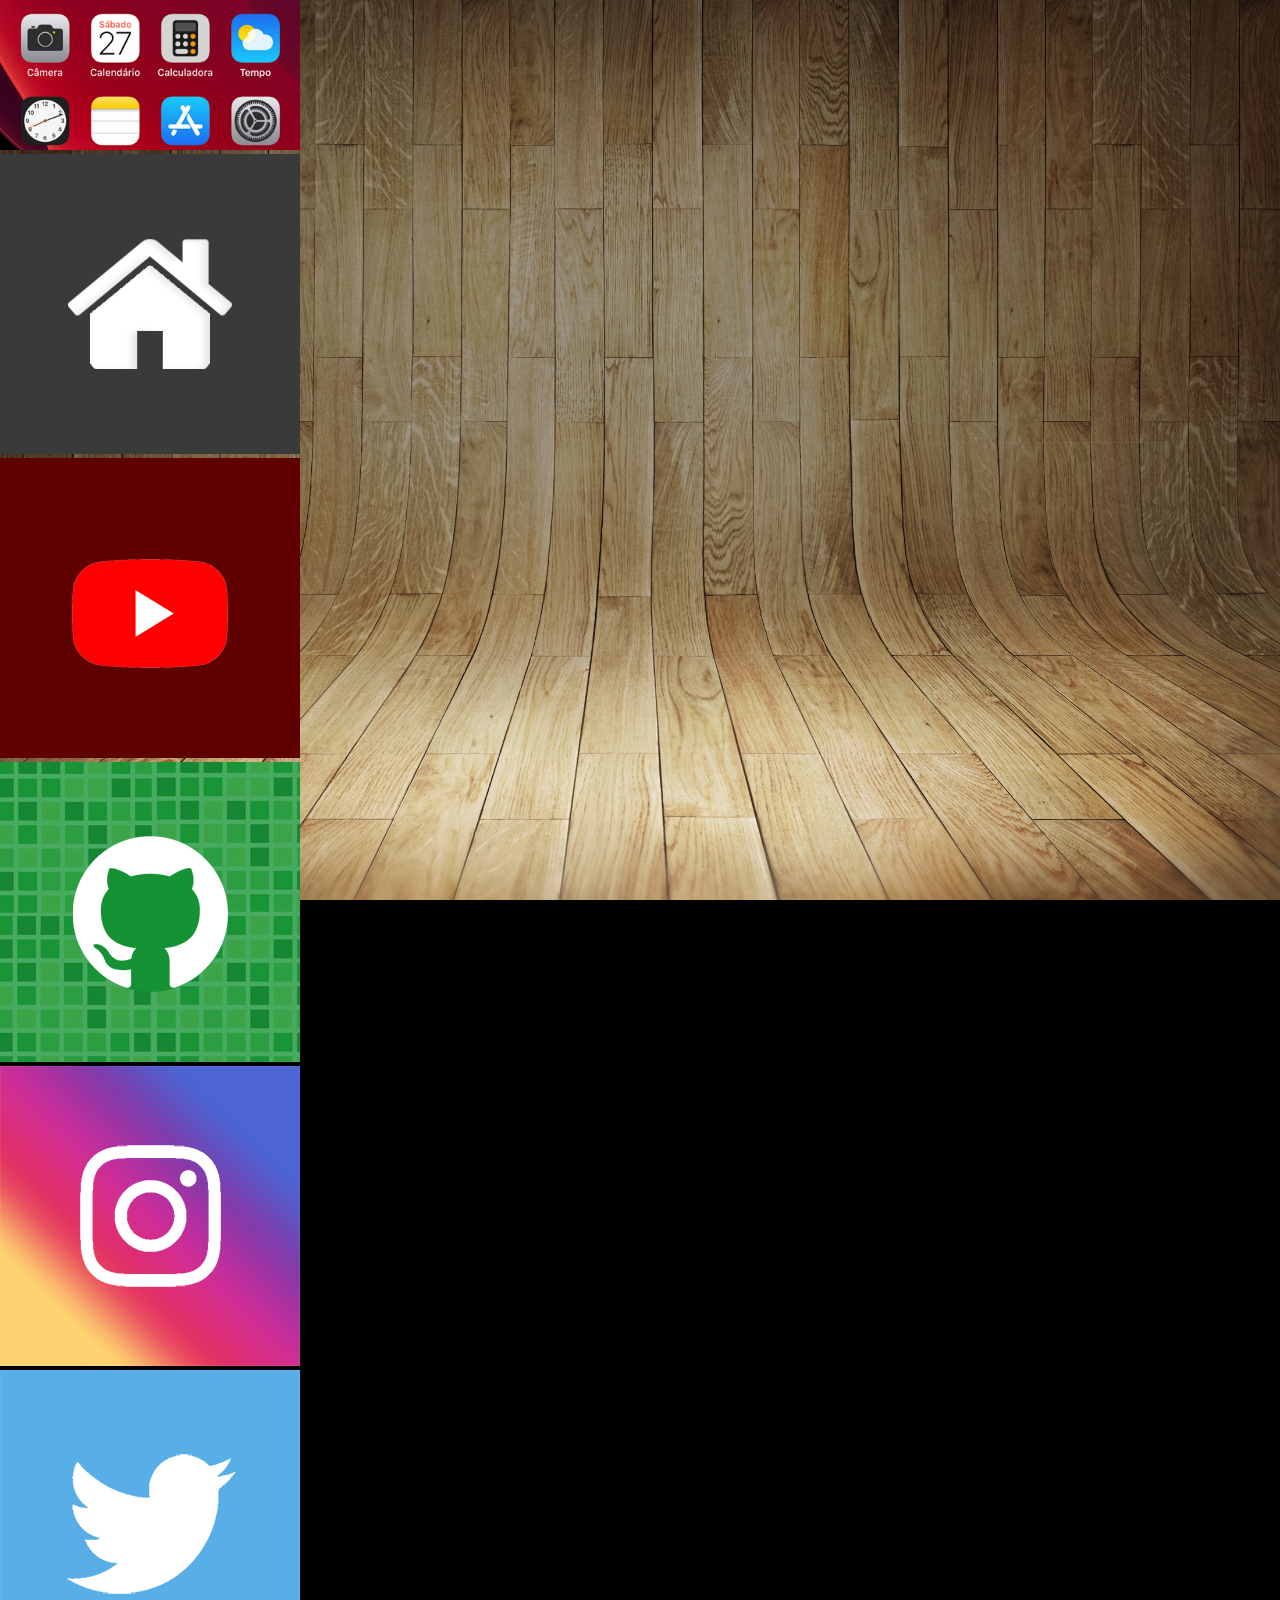
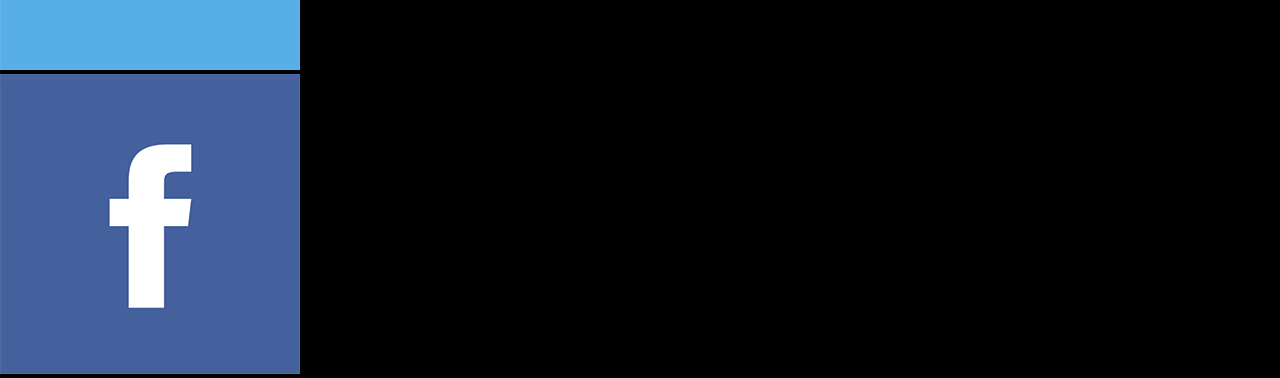
<file: index.html>
<!DOCTYPE html>
<html lang="en">
<head>
    <meta charset="UTF-8">
    <meta name="viewport" content="width=device-width, initial-scale=1.0">
    <link rel="shortcut icon" href="favicon.ico" type="image/x-icon">
    <link rel="stylesheet" href="estilo/style.css">
    <title>Projeto Redes Sociais</title>
</head>
<body>
    <main>
        <section id="telefone">
            <iframe src="home.html" name="tela" id="tela" frameborder="0"></iframe>
        </section>
        <section id="redes-sociais">
            <a href="home.html" target="tela"><img src="imagens/logo-home.jpg" alt="Home"></a><br>
            <a href="youtube.html" target="tela"><img src="imagens/logo-youtube.jpg" alt="YouTube"></a><br>
            <a href="github.html" target="tela"><img src="imagens/logo-github.jpg" alt="GitHub"></a><br>
            <a href="instagram.html" target="tela"><img src="imagens/logo-instagram.jpg" alt="Instagram"></a><br>
            <a href="twitter.html" target="tela"><img src="imagens/logo-twitter.jpg" alt="Twitter"></a><br>
            <a href="facebook.html" target="tela"><img src="imagens/logo-facebook.jpg" alt="FaceBook"></a>
        </section>
    </main>
</body>
</html>
</file>
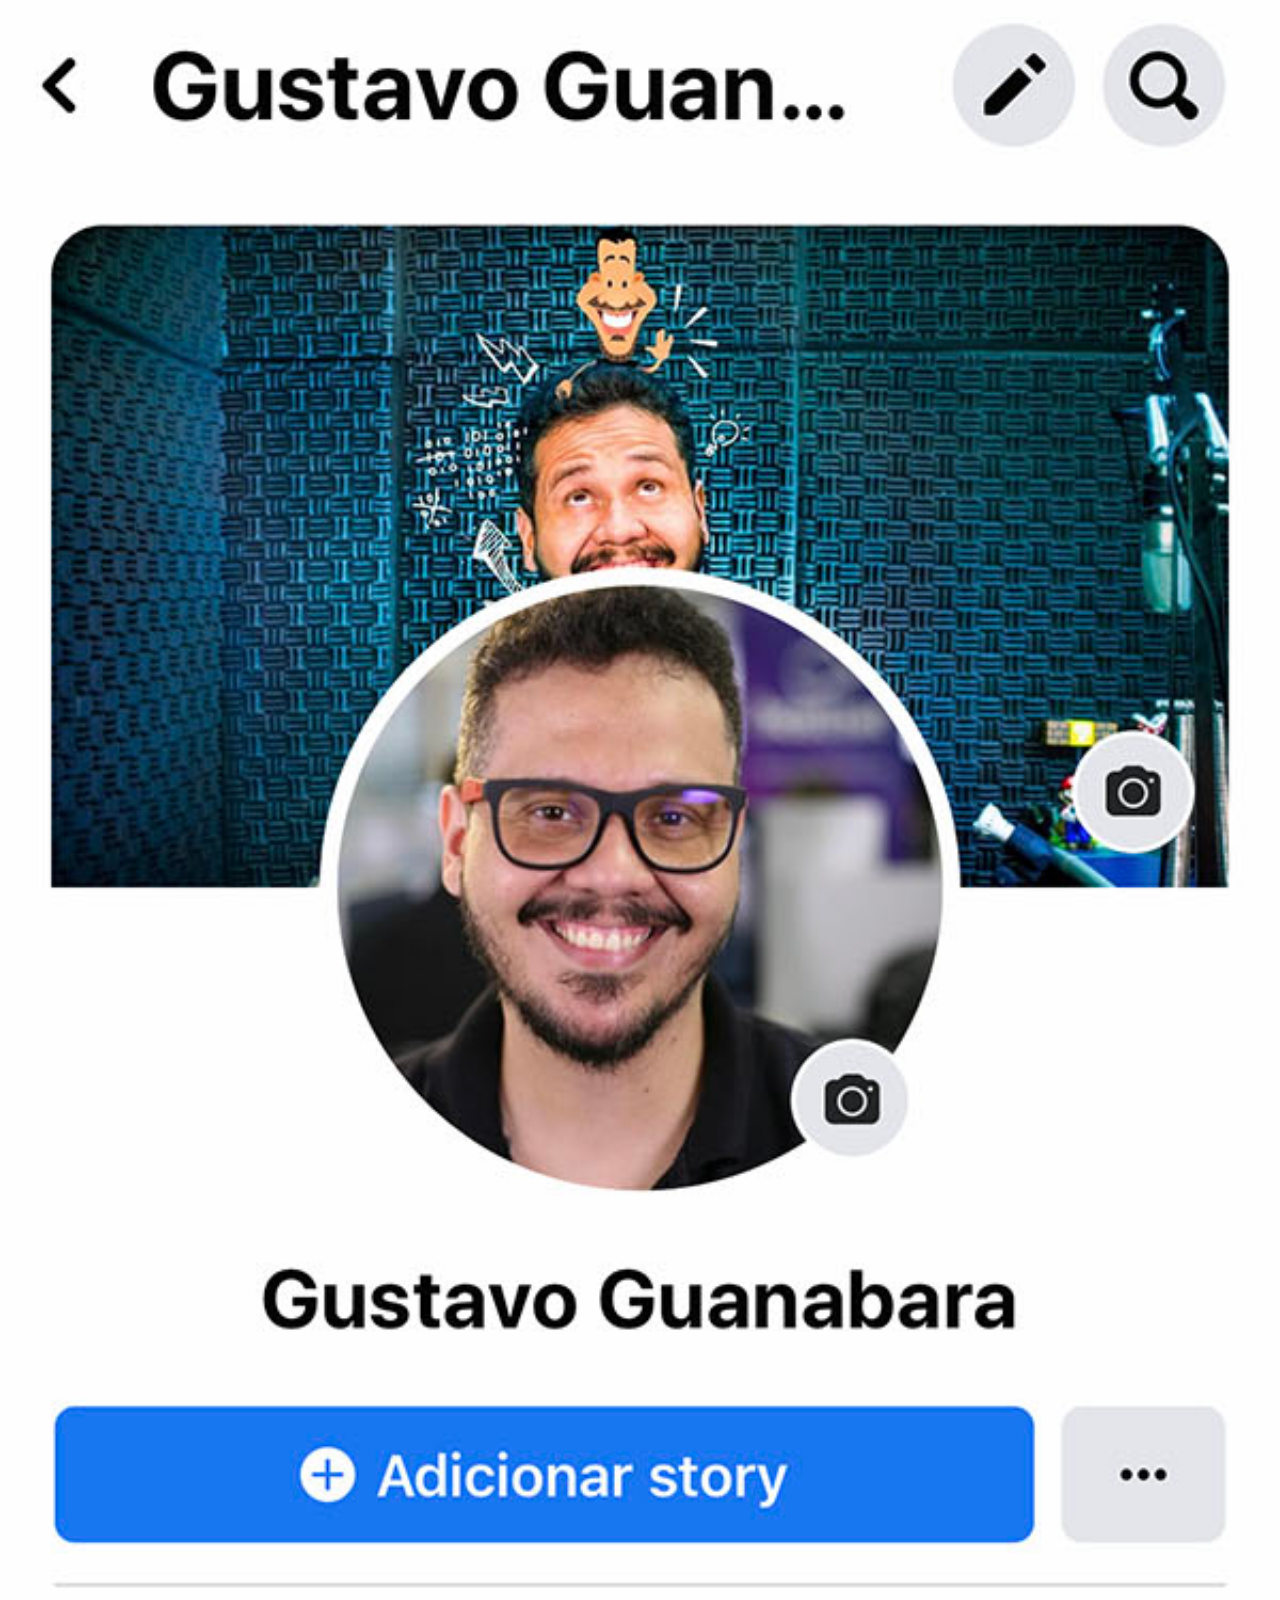
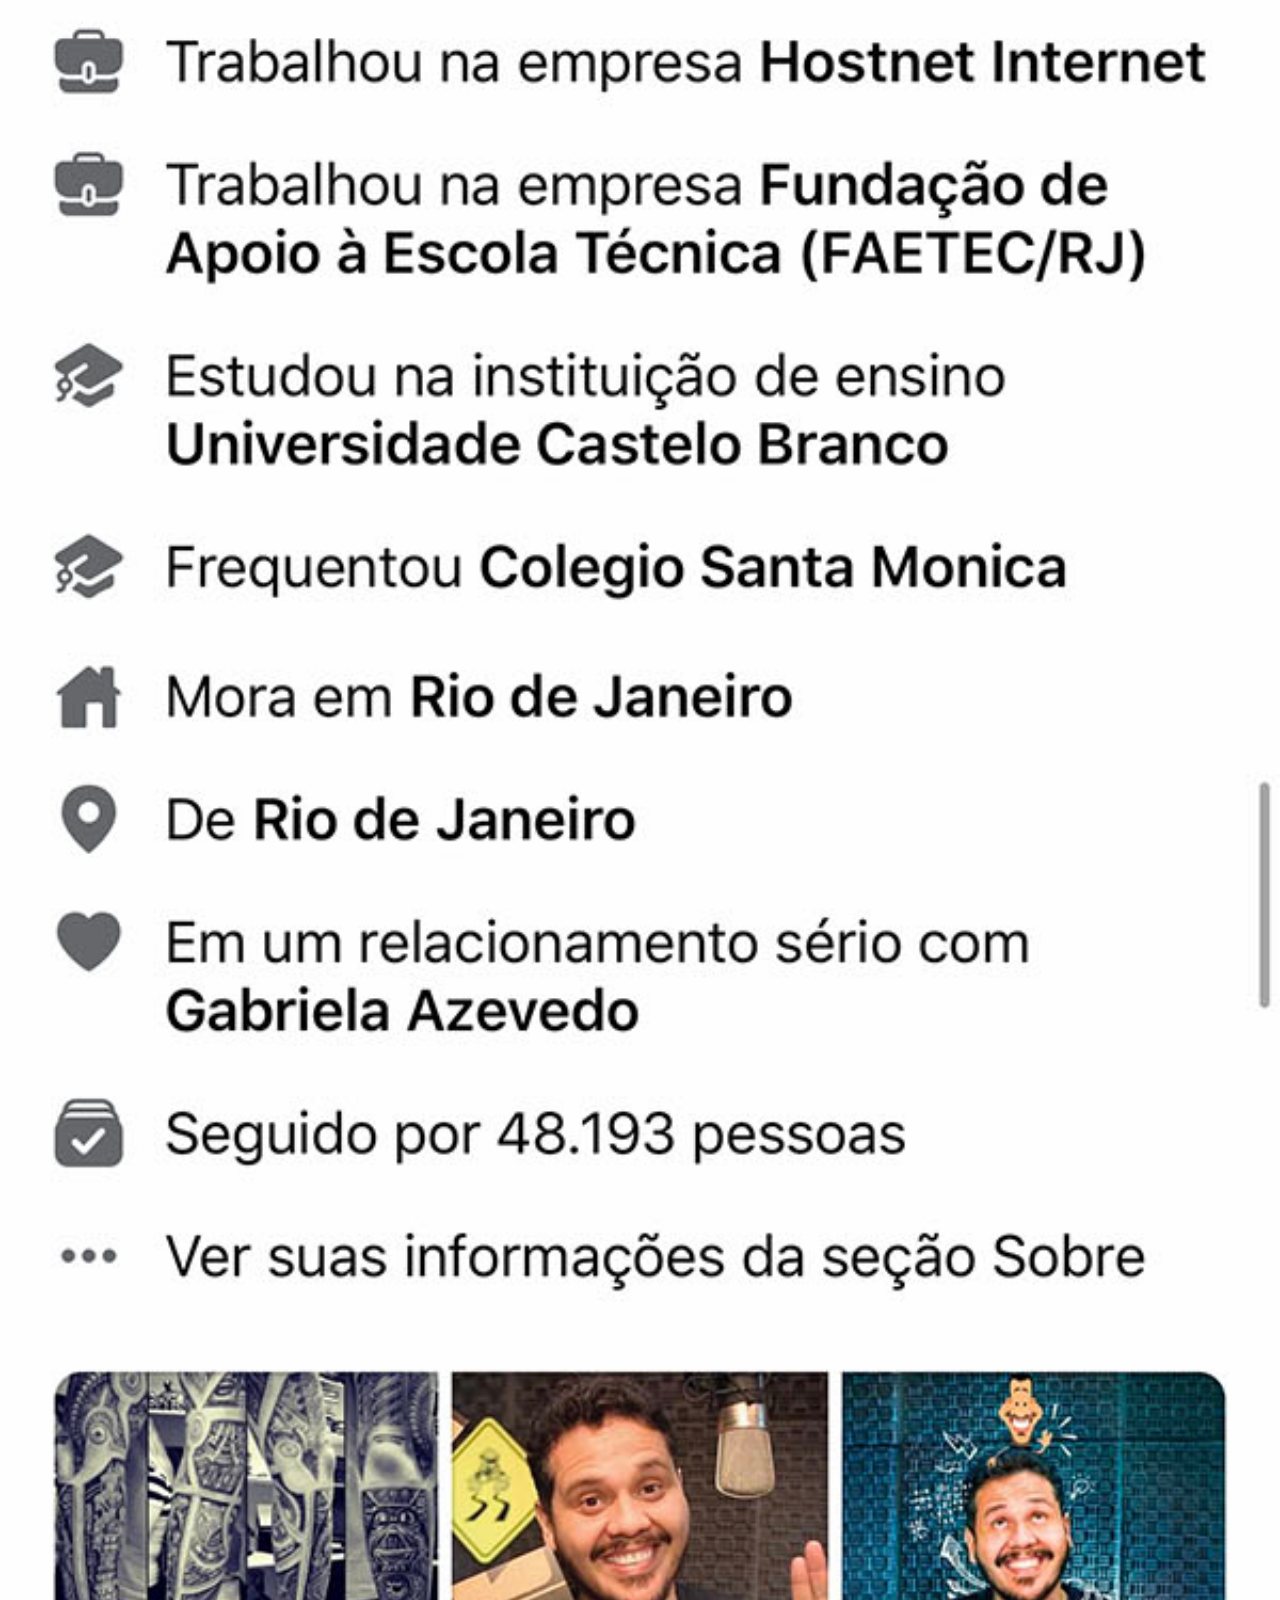
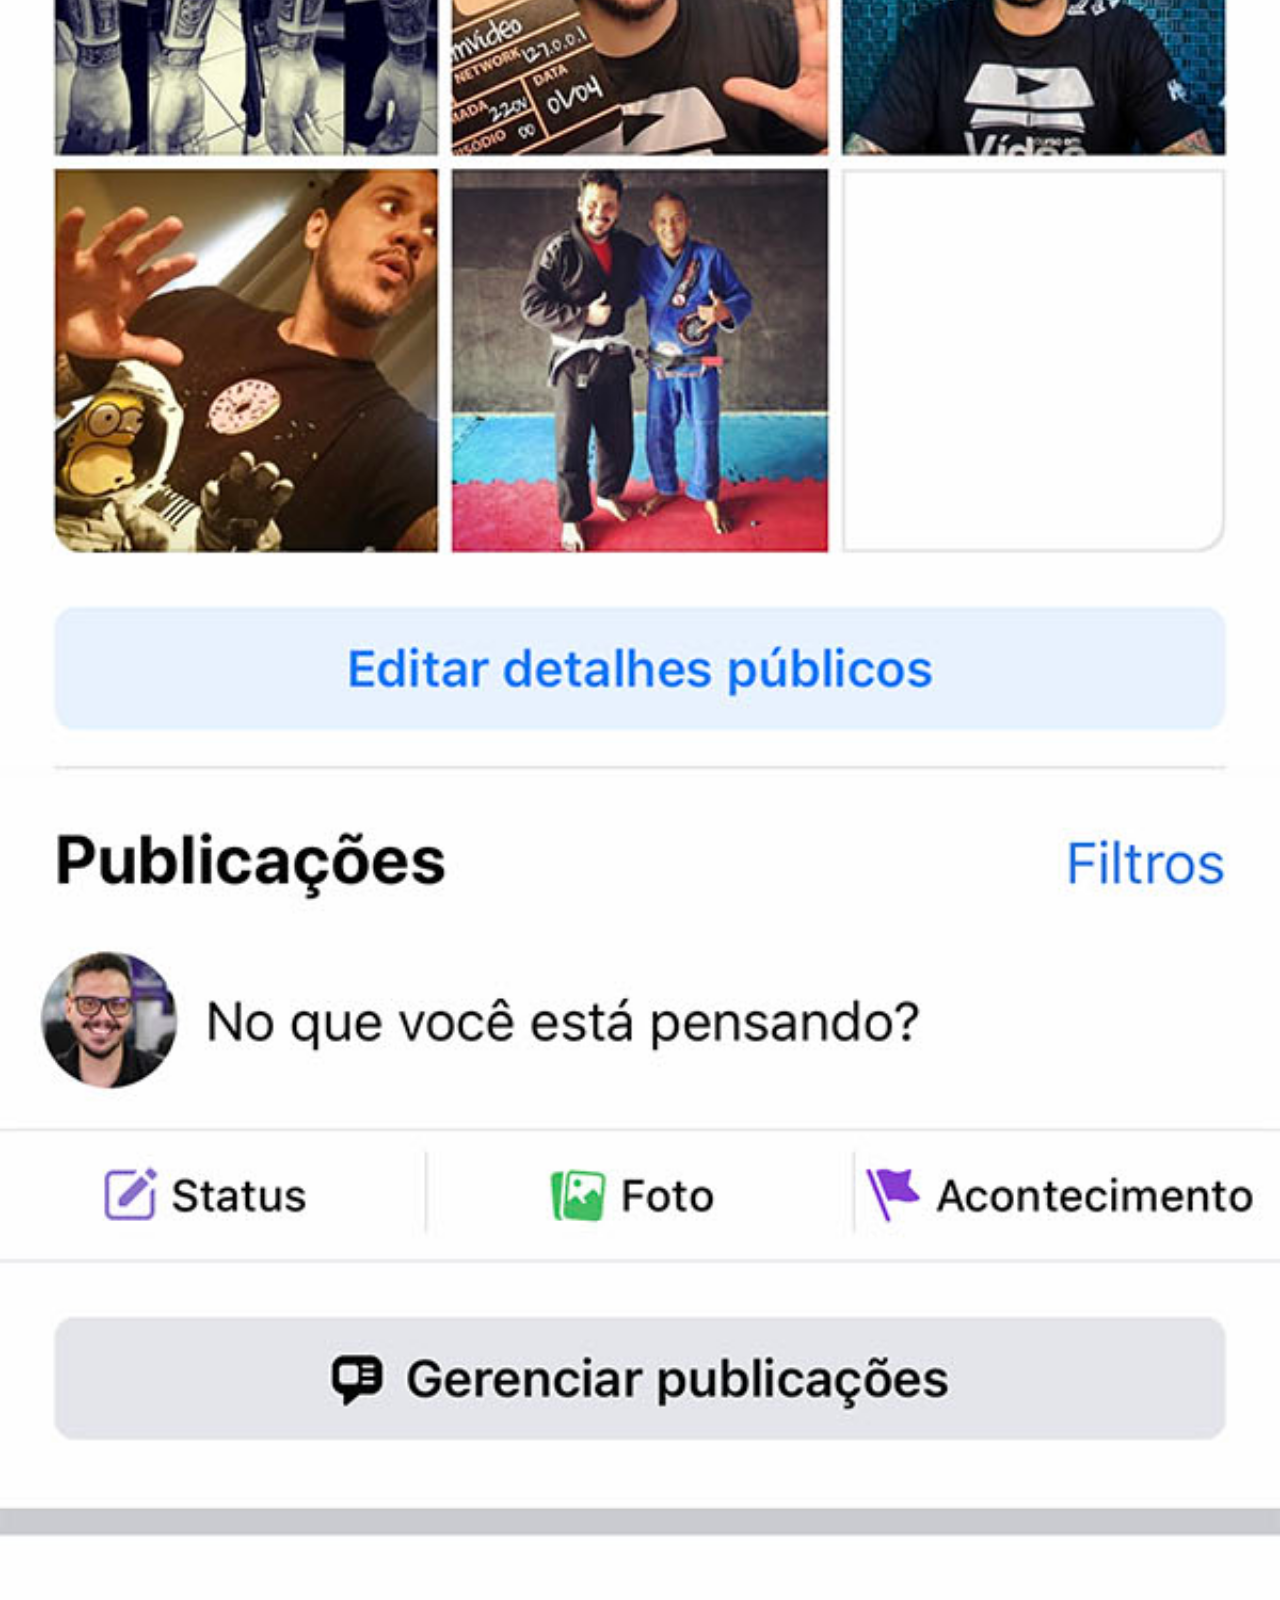
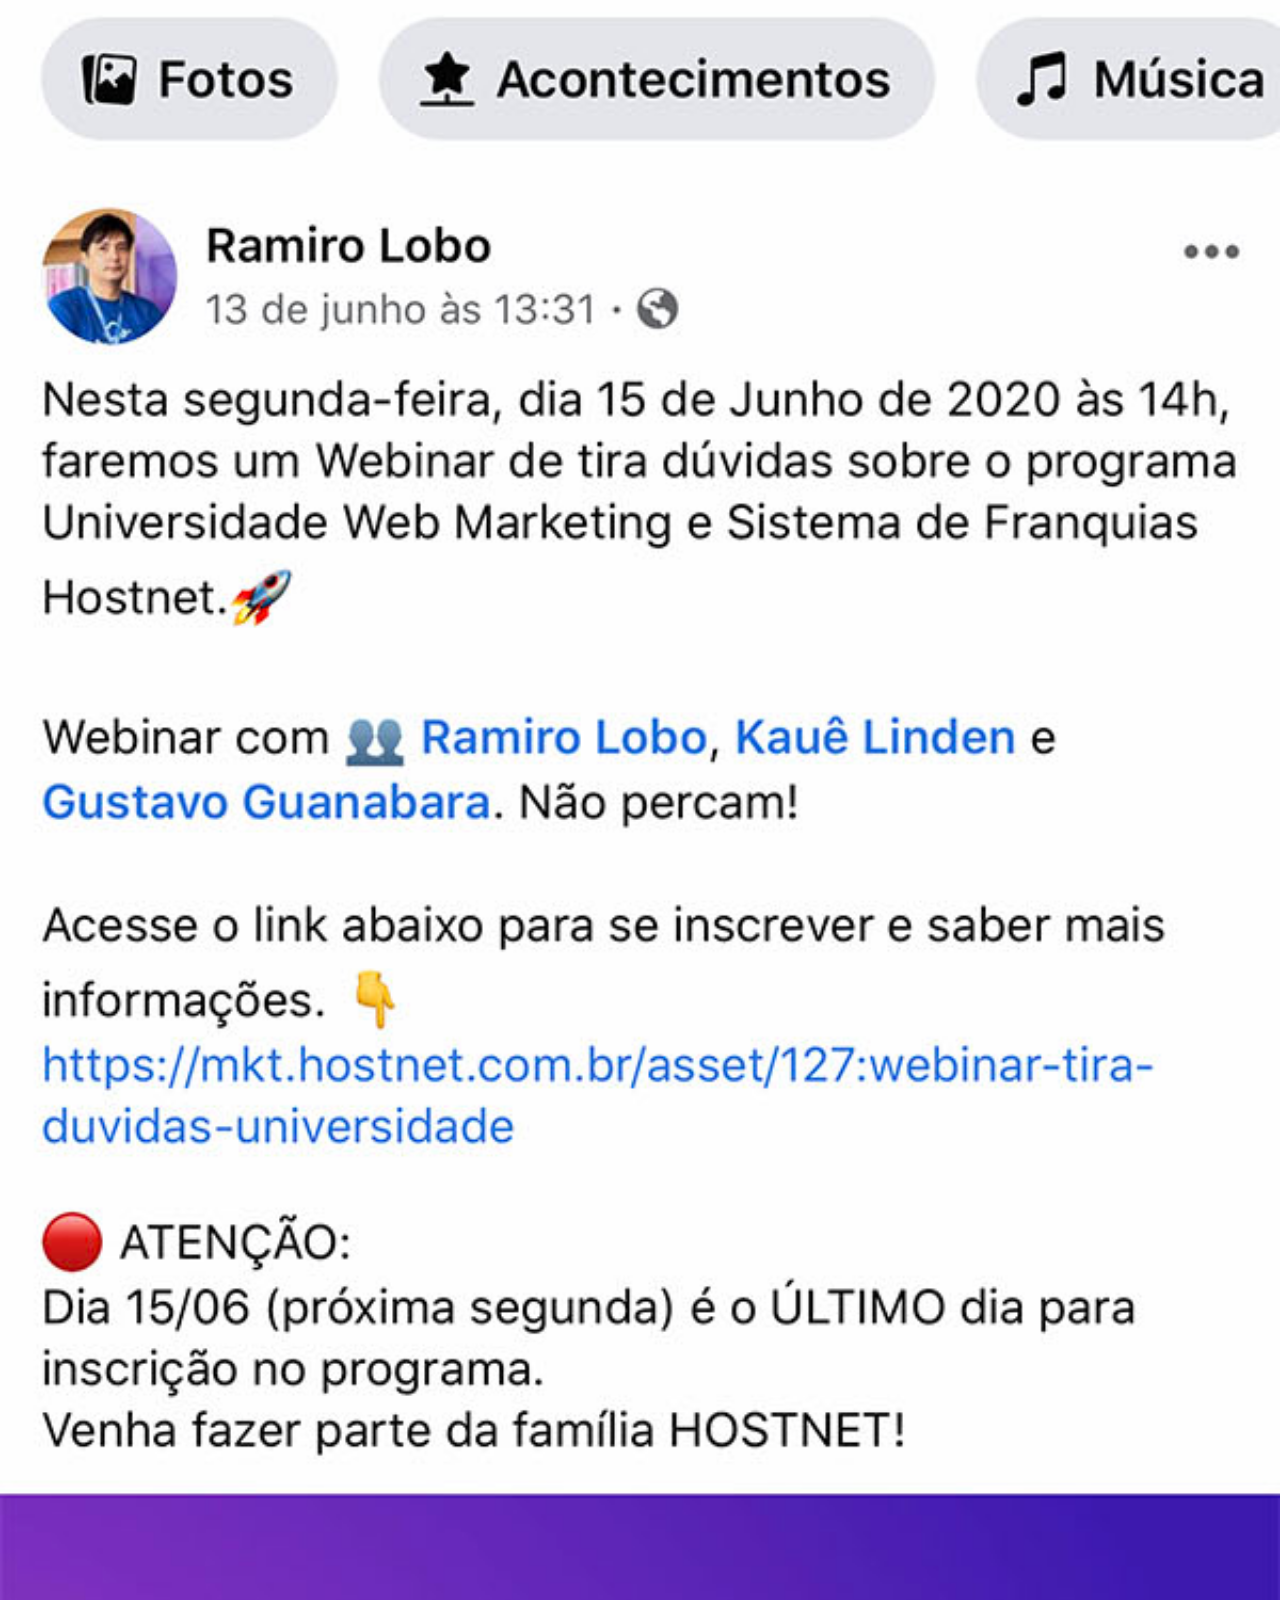
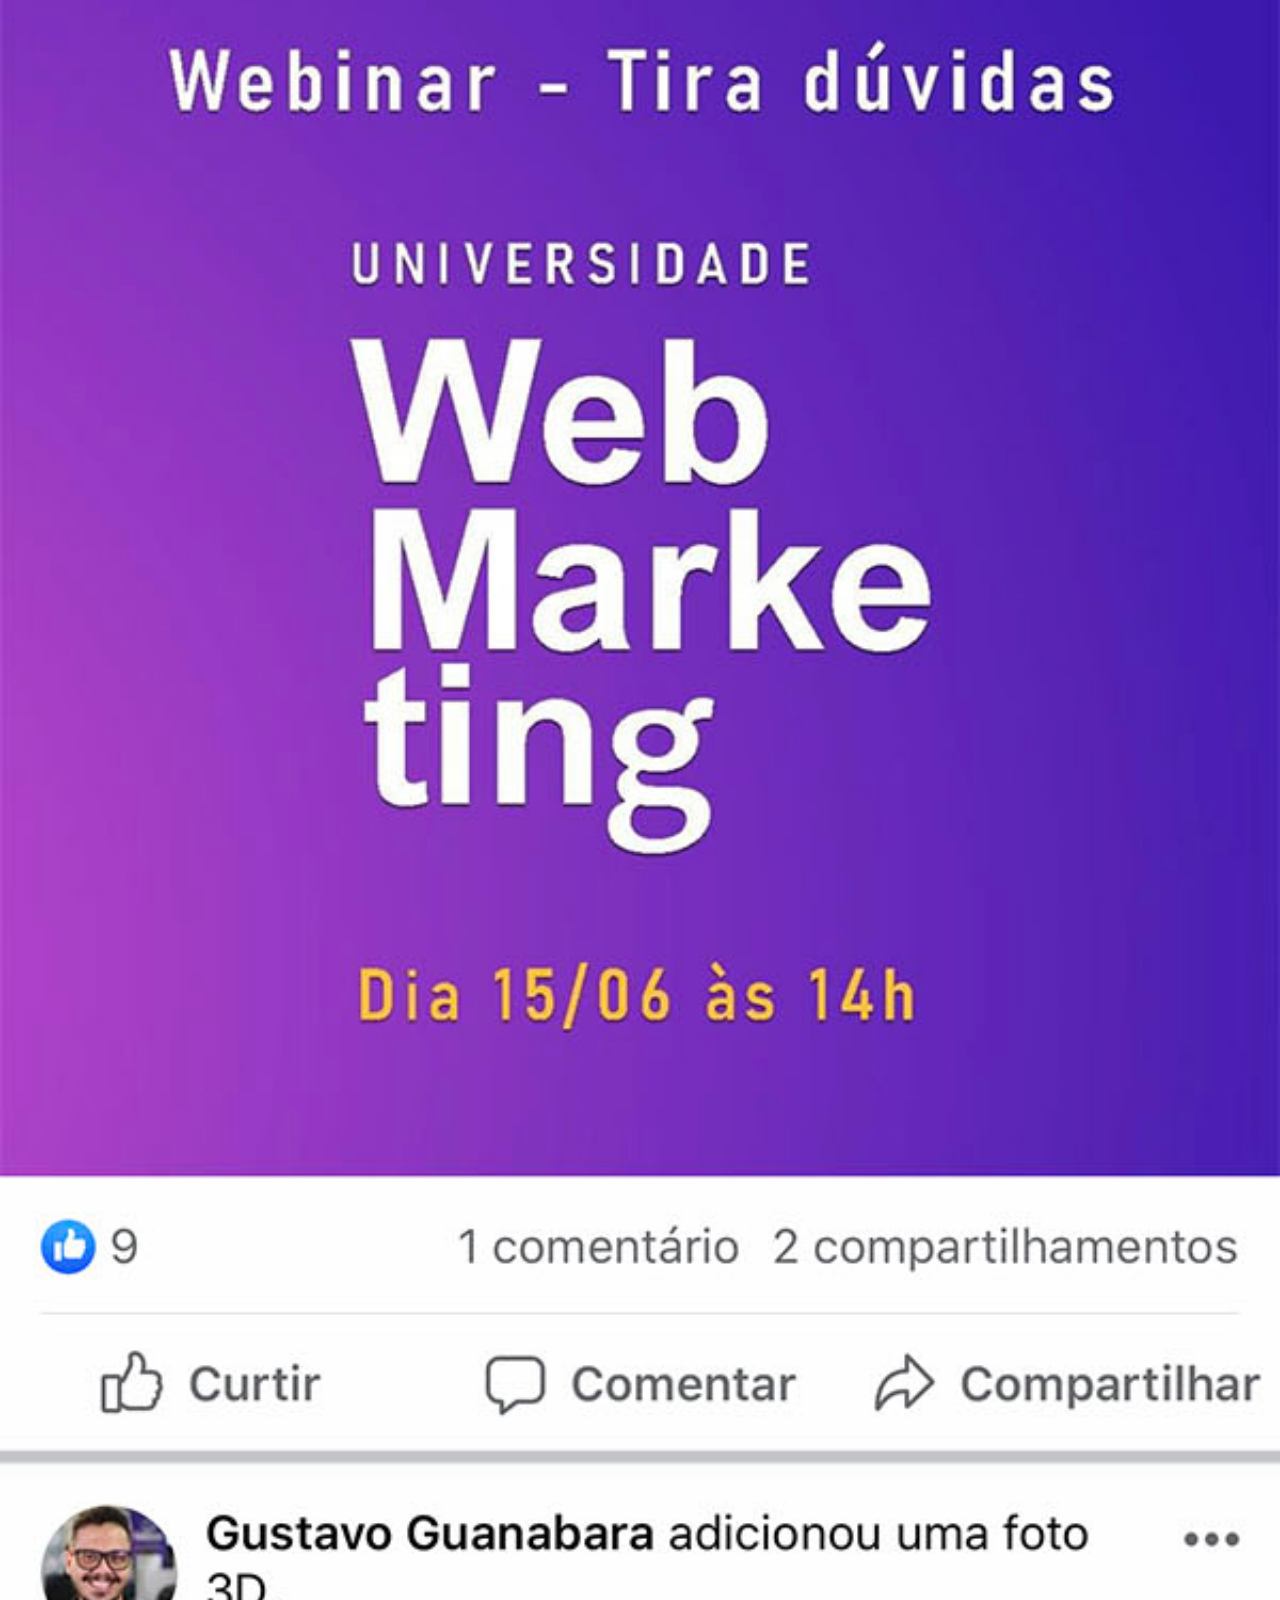
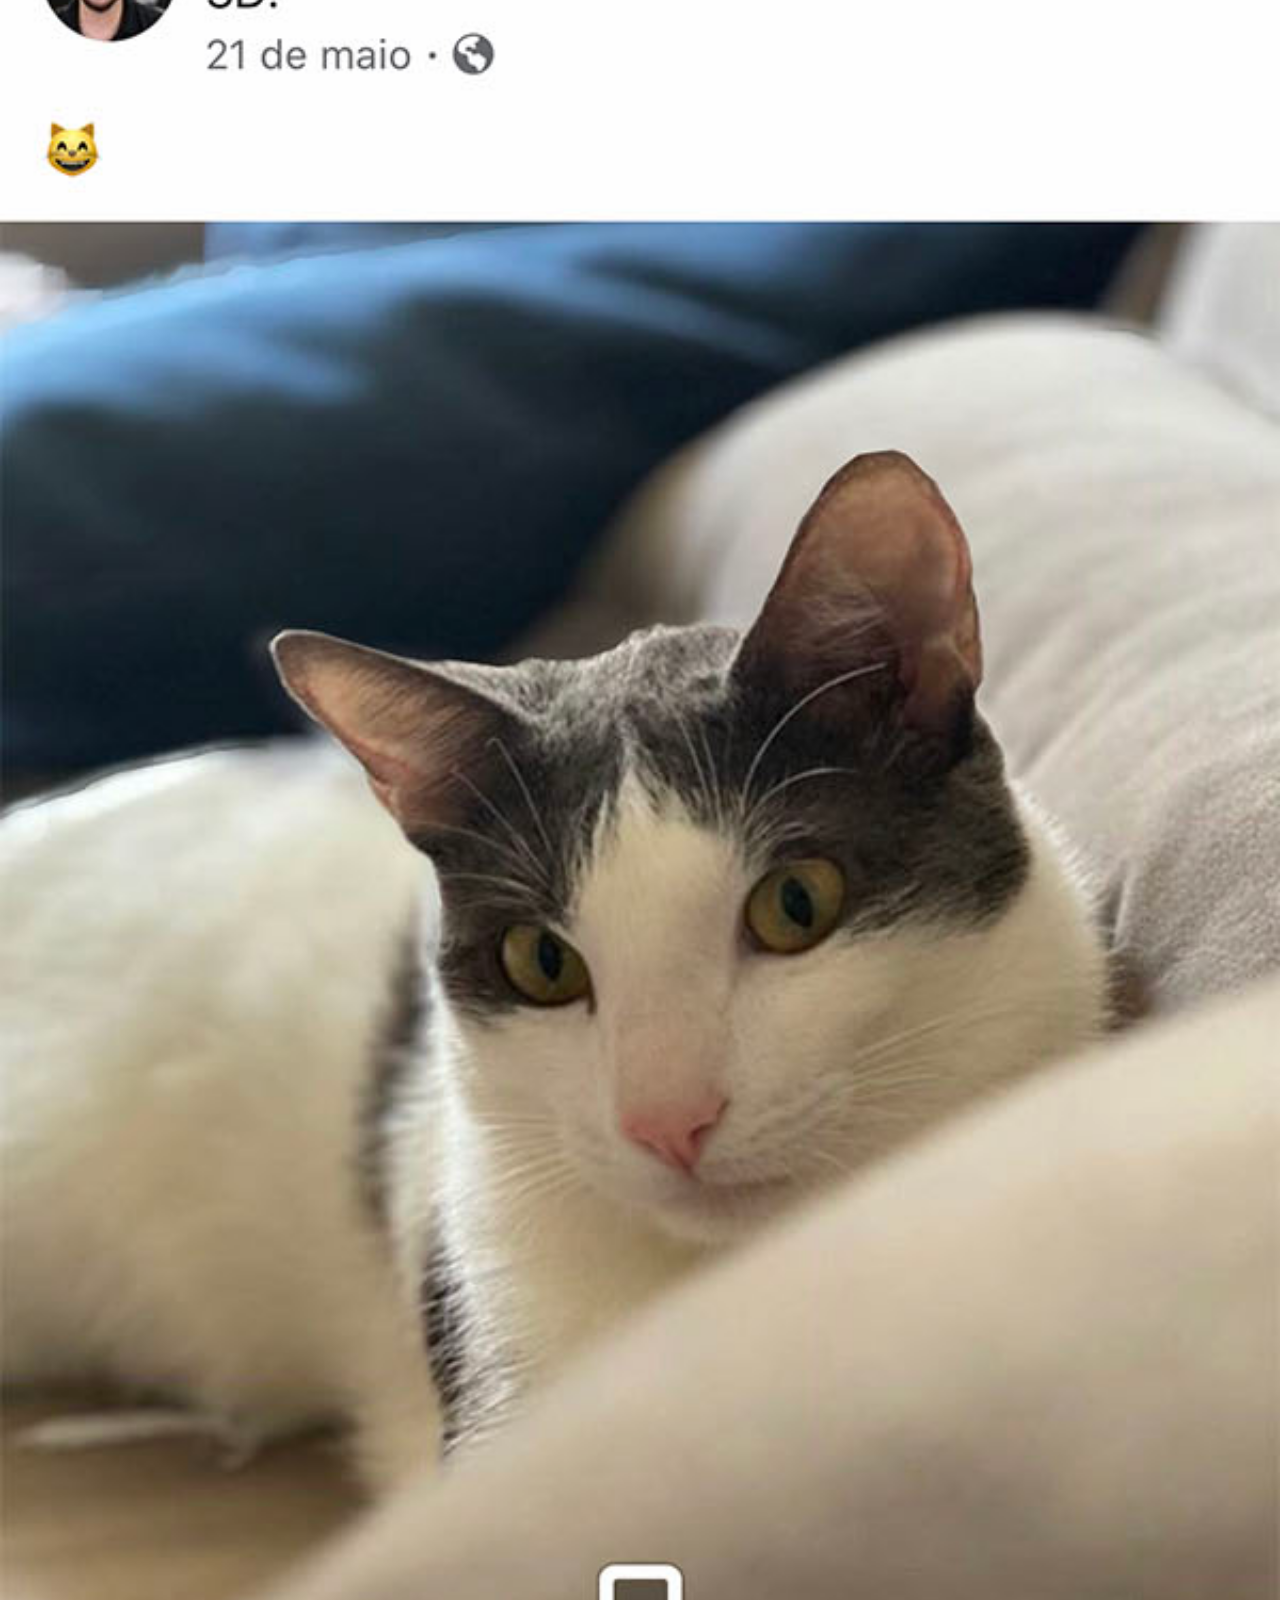
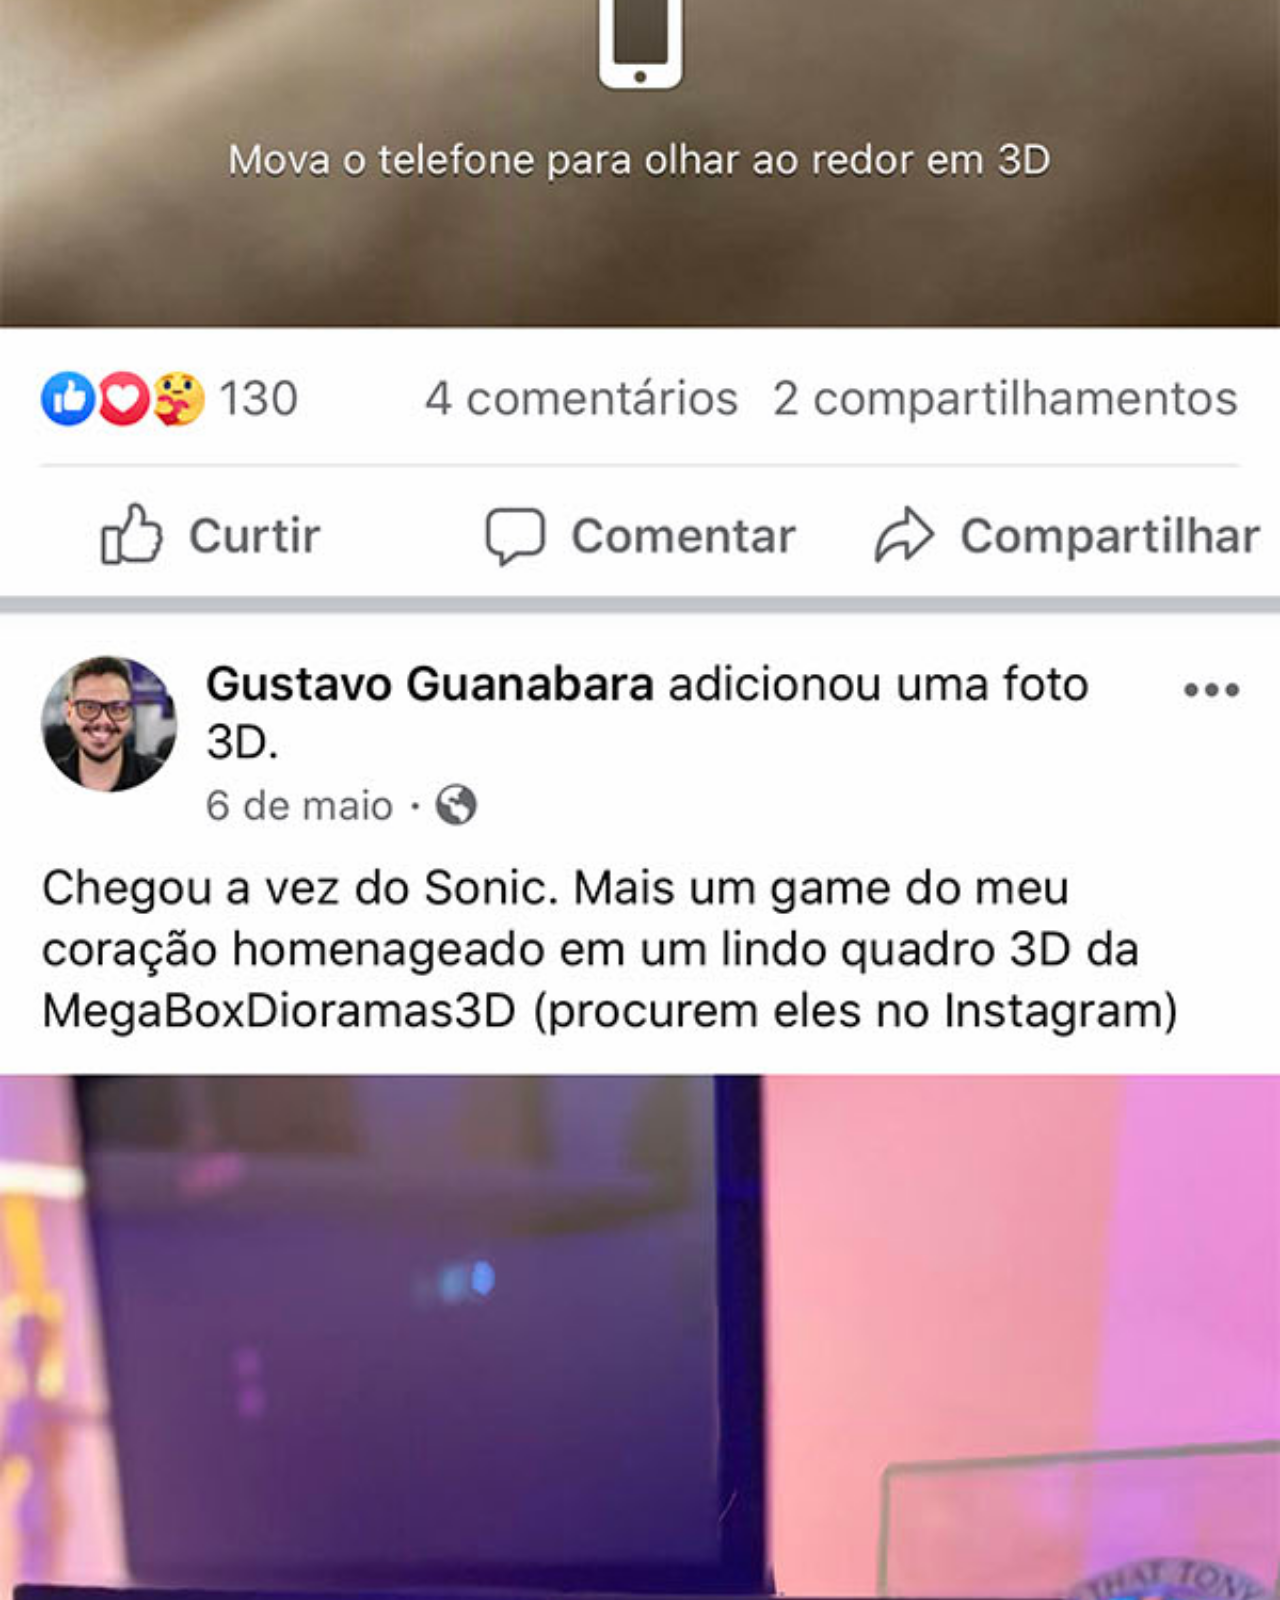
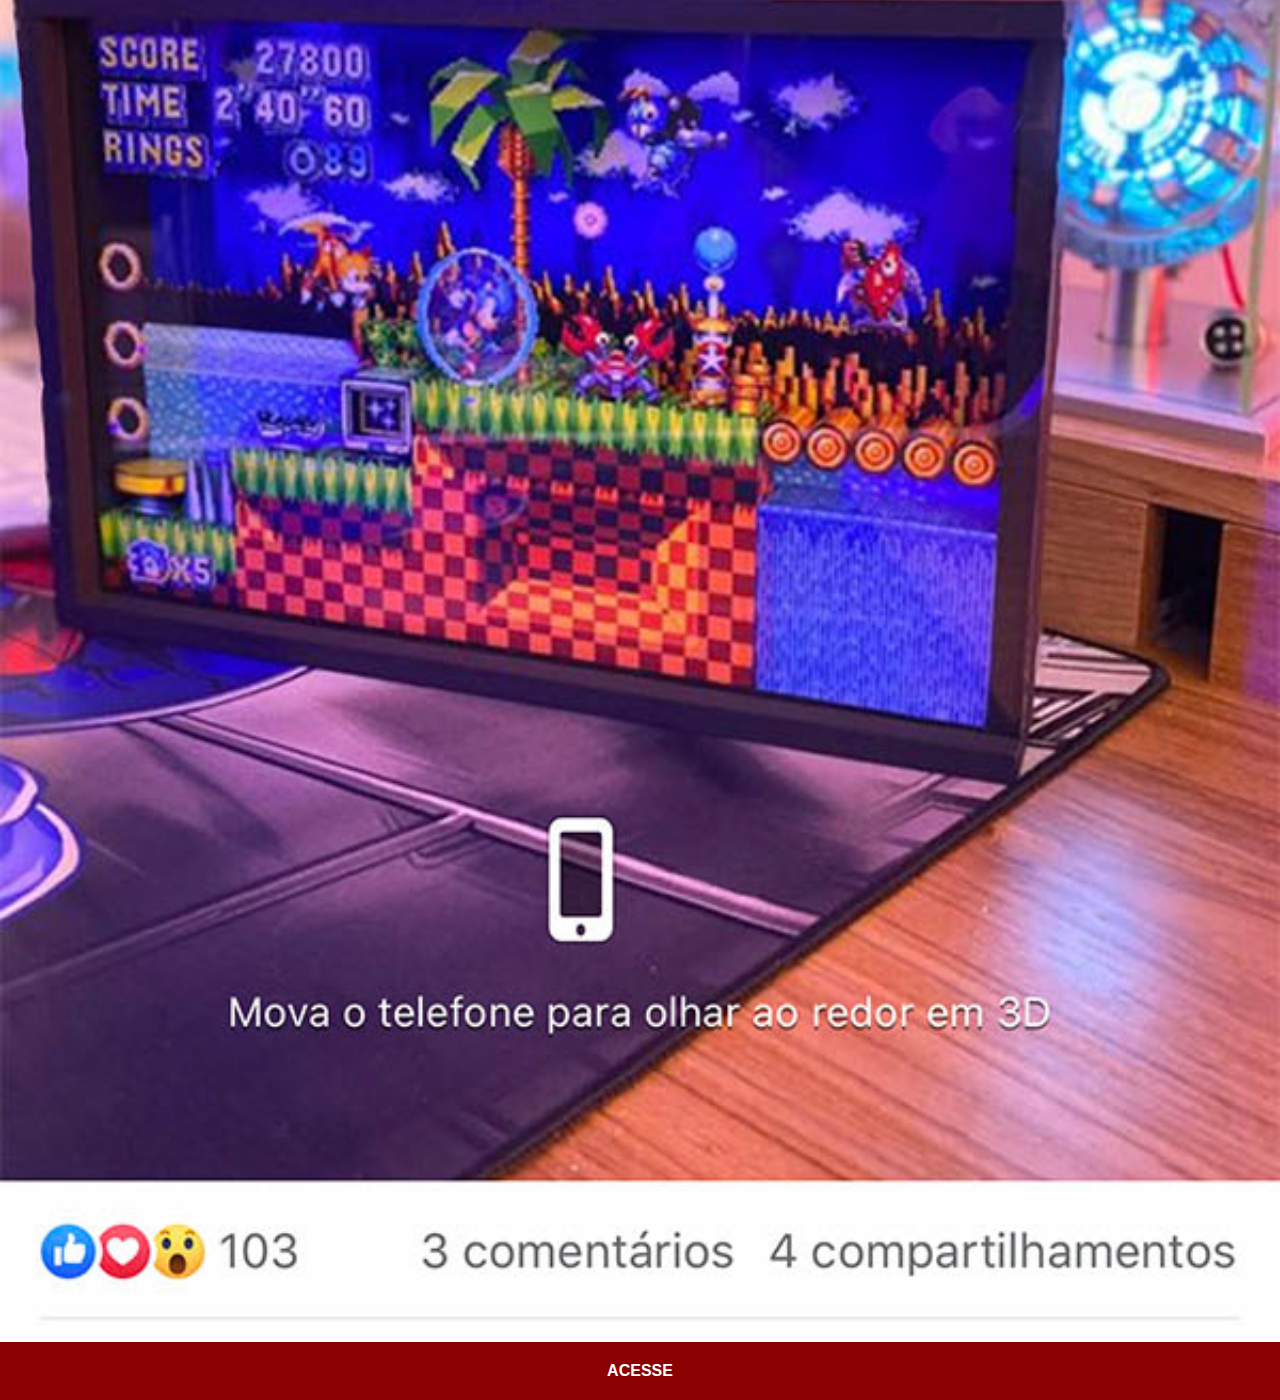
<file: facebook.html>
<!DOCTYPE html>
<html lang="pt-br">
<head>
    <meta charset="UTF-8">
    <meta name="viewport" content="width=device-width, initial-scale=1.0">
    <link rel="stylesheet" href="estilo/social.css">
    <title>Facebook</title>
</head>
<body>
    <img src="imagens/tela-facebook.jpg" alt="Tela do Facebook">
    <a href="https://facebook.com/gustavoguanabara/" target="_blank">ACESSE</a>
    
</body>
</html>
</file>
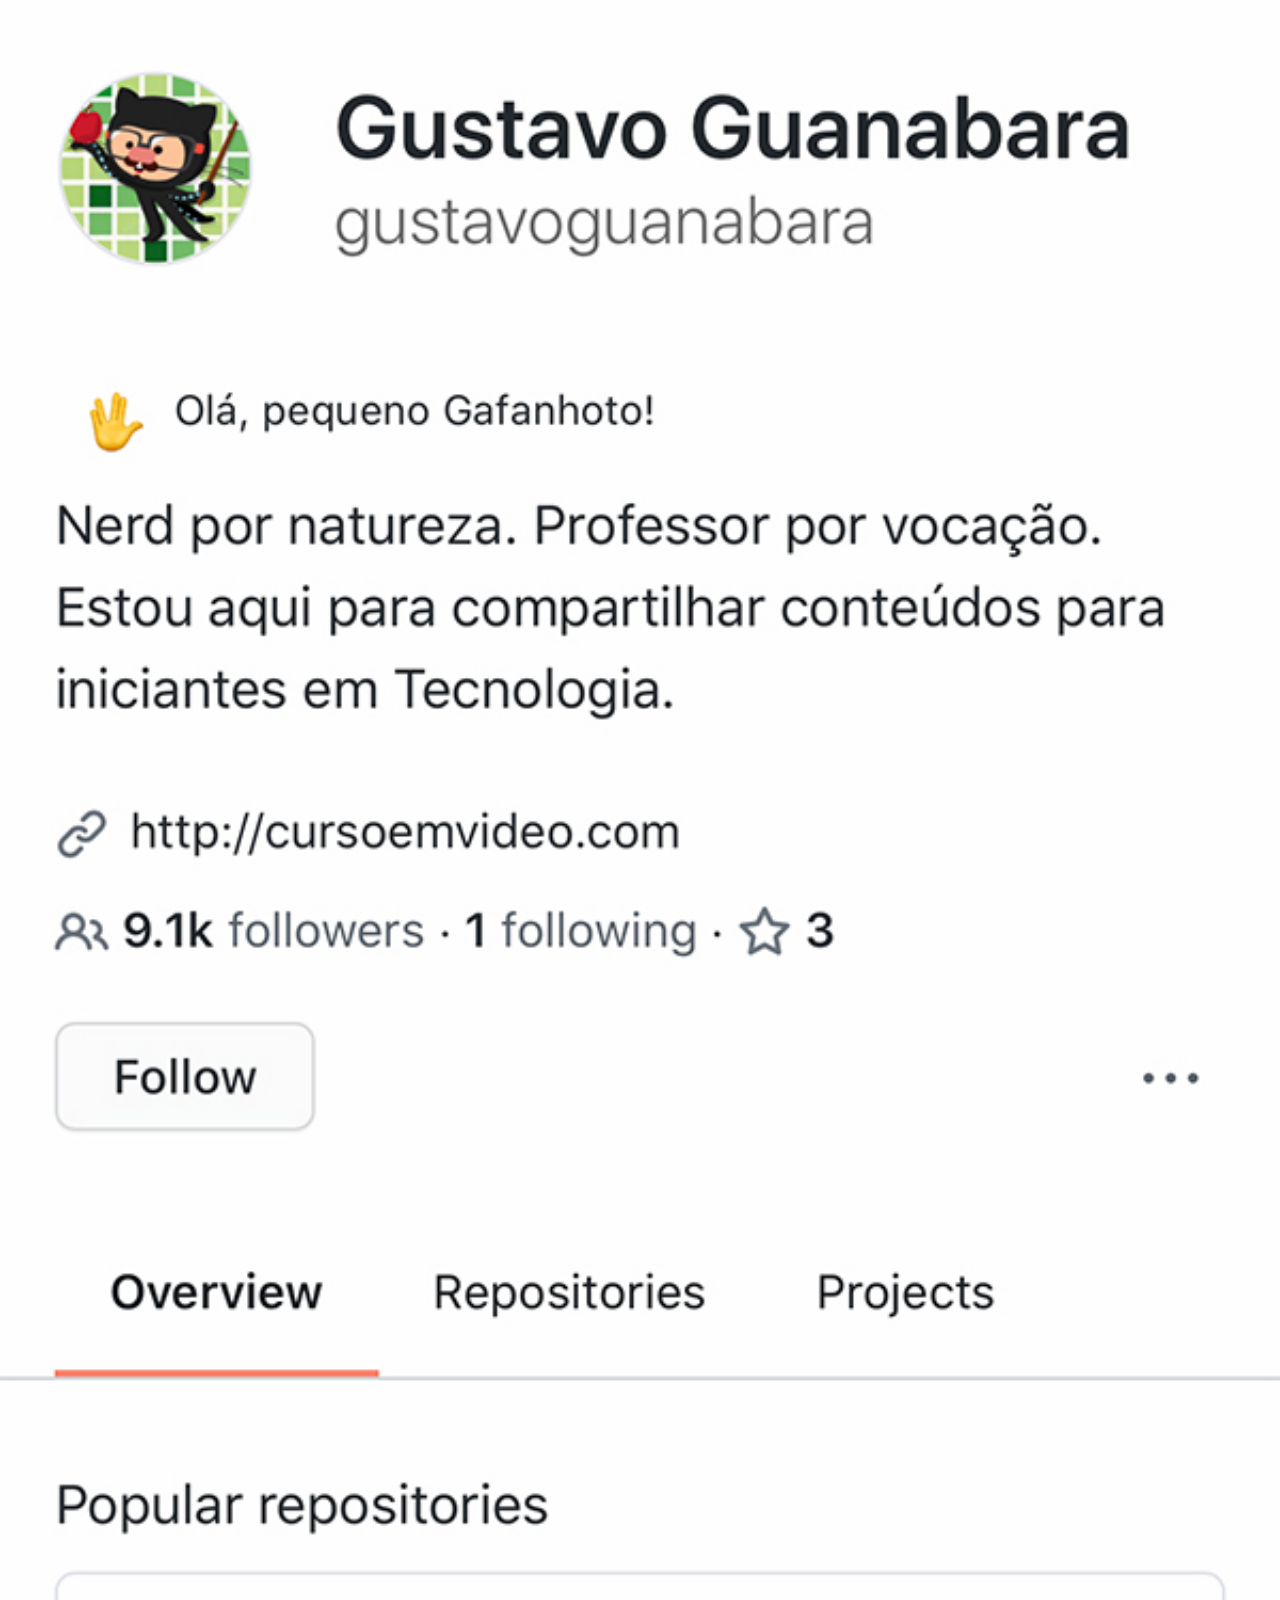
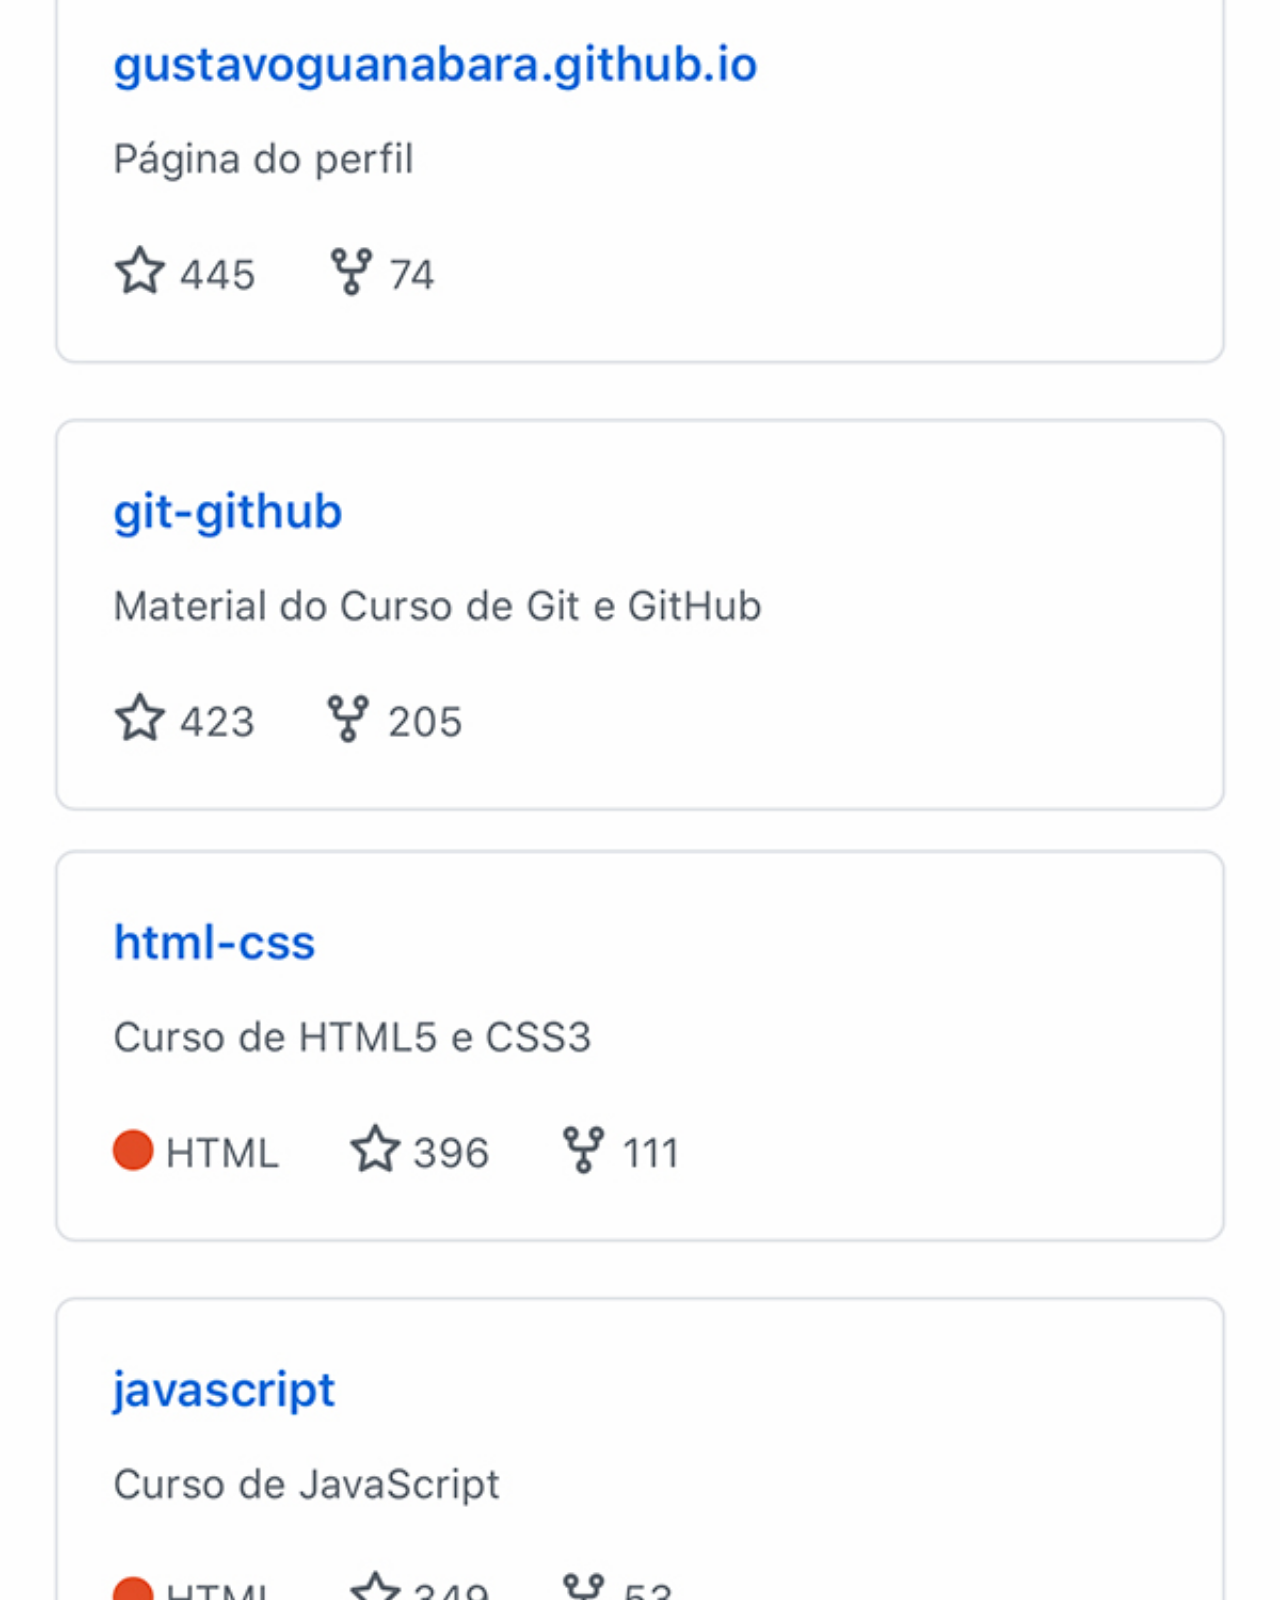
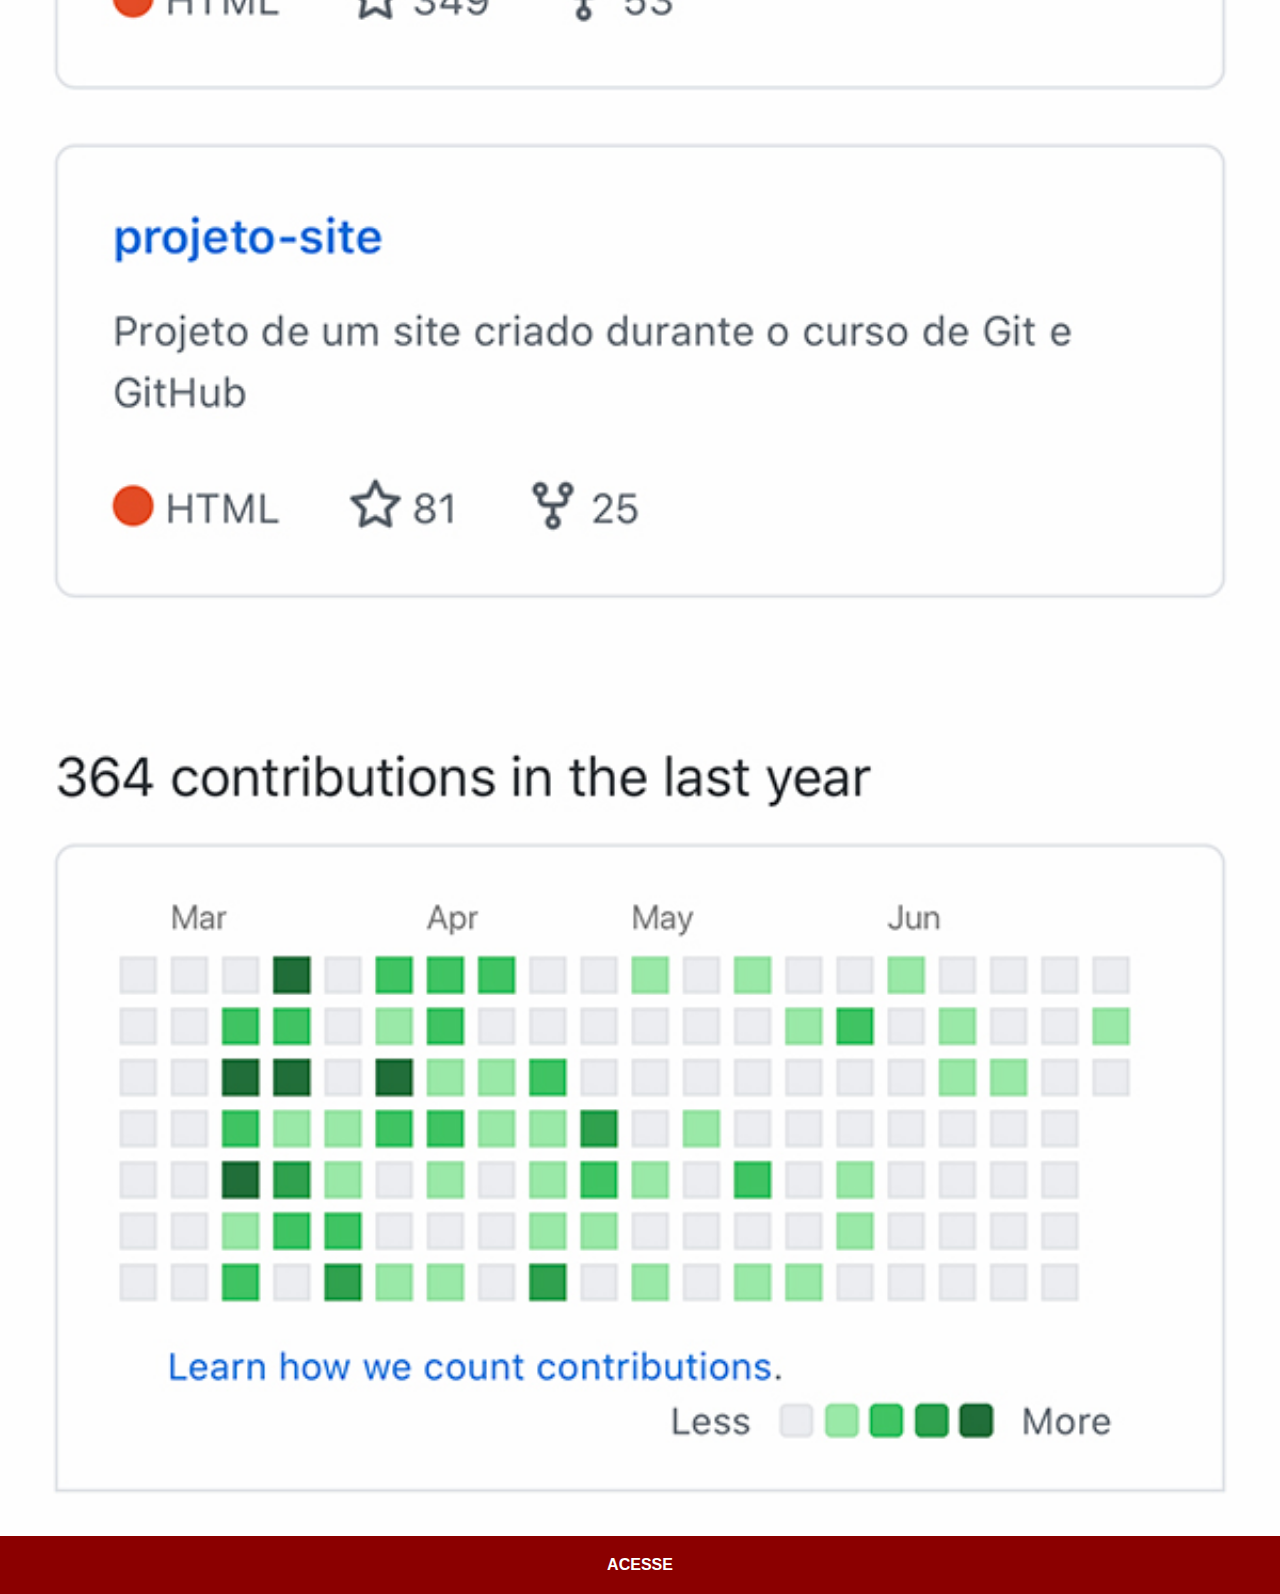
<file: github.html>
<!DOCTYPE html>
<html lang="pt-br">
<head>
    <meta charset="UTF-8">
    <meta name="viewport" content="width=device-width, initial-scale=1.0">
    <link rel="stylesheet" href="estilo/social.css">
    <title>GitHub</title>
</head>
<body>
    <img src="imagens/tela-github.jpg" alt="Tela do GitHub">
    <a href="https://github.com/gustavoguanabara/" target="_blank">ACESSE</a>
    
</body>
</html>
</file>
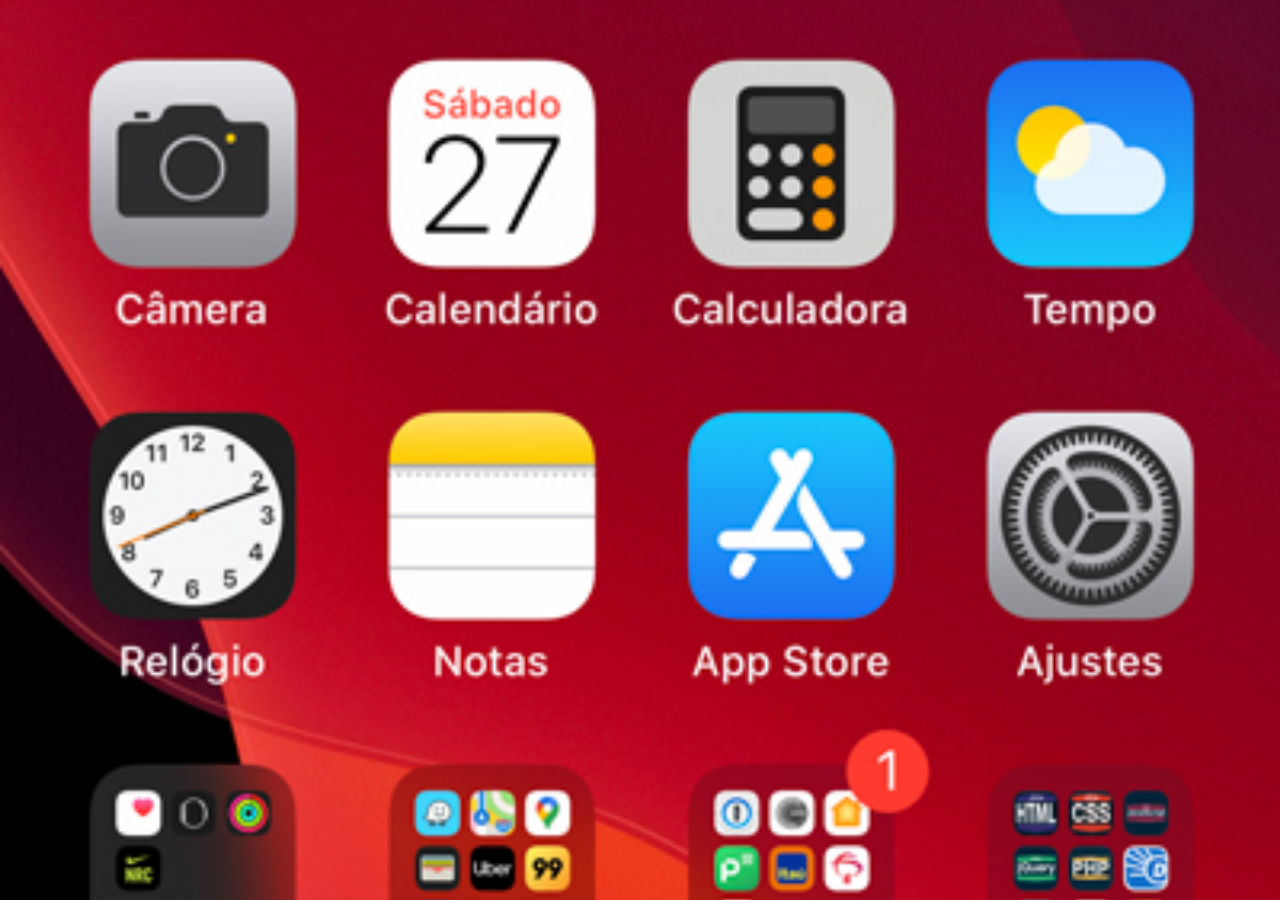
<file: home.html>
<!DOCTYPE html>
<html lang="pt-br">
<head>
    <meta charset="UTF-8">
    <meta name="viewport" content="width=device-width, initial-scale=1.0">
    <title>Página Principal</title>
</head>
<style>
    *{
        margin: 0;
        padding: 0;
    }
    body{
        width: 100vw;
        height: 100vh;
        background: black url('imagens/tela-home.jpg') no-repeat top center;
        background-size: cover;
    }
</style>
<body>

    
</body>
</html>
</file>
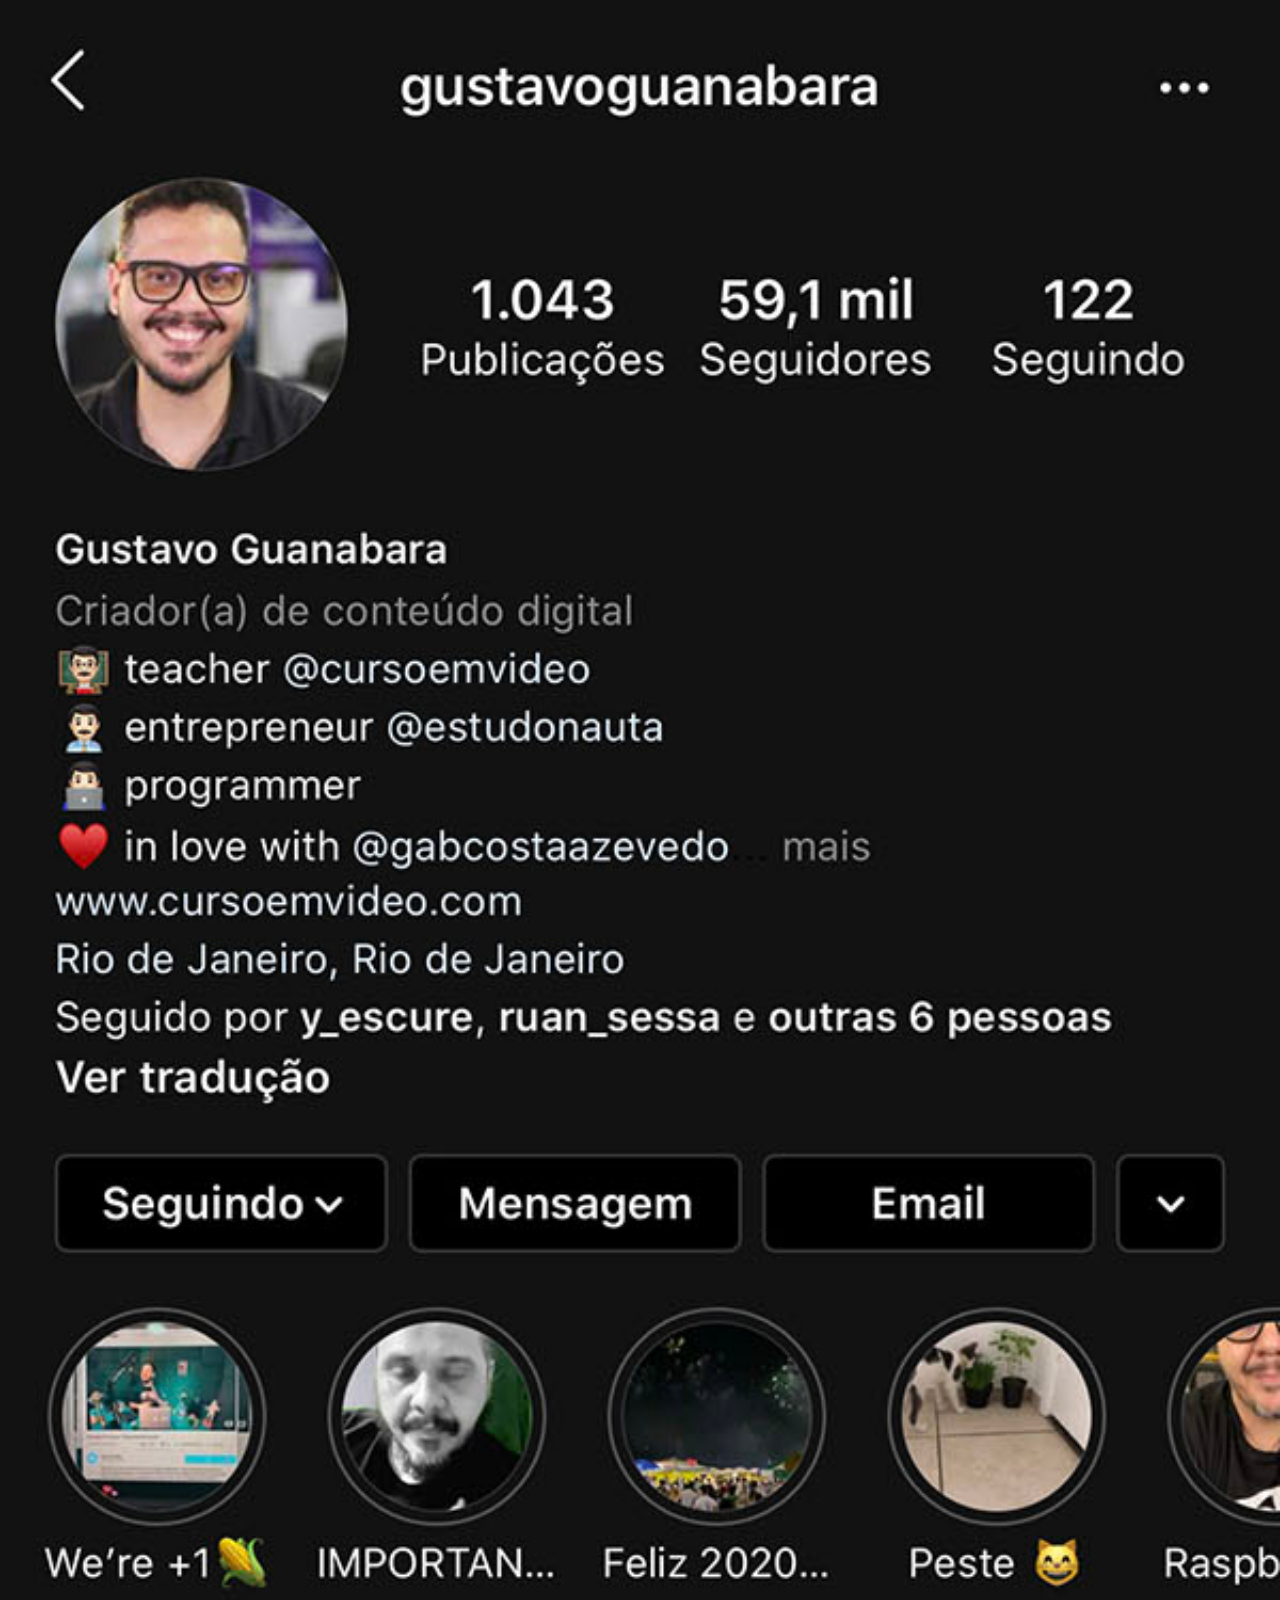
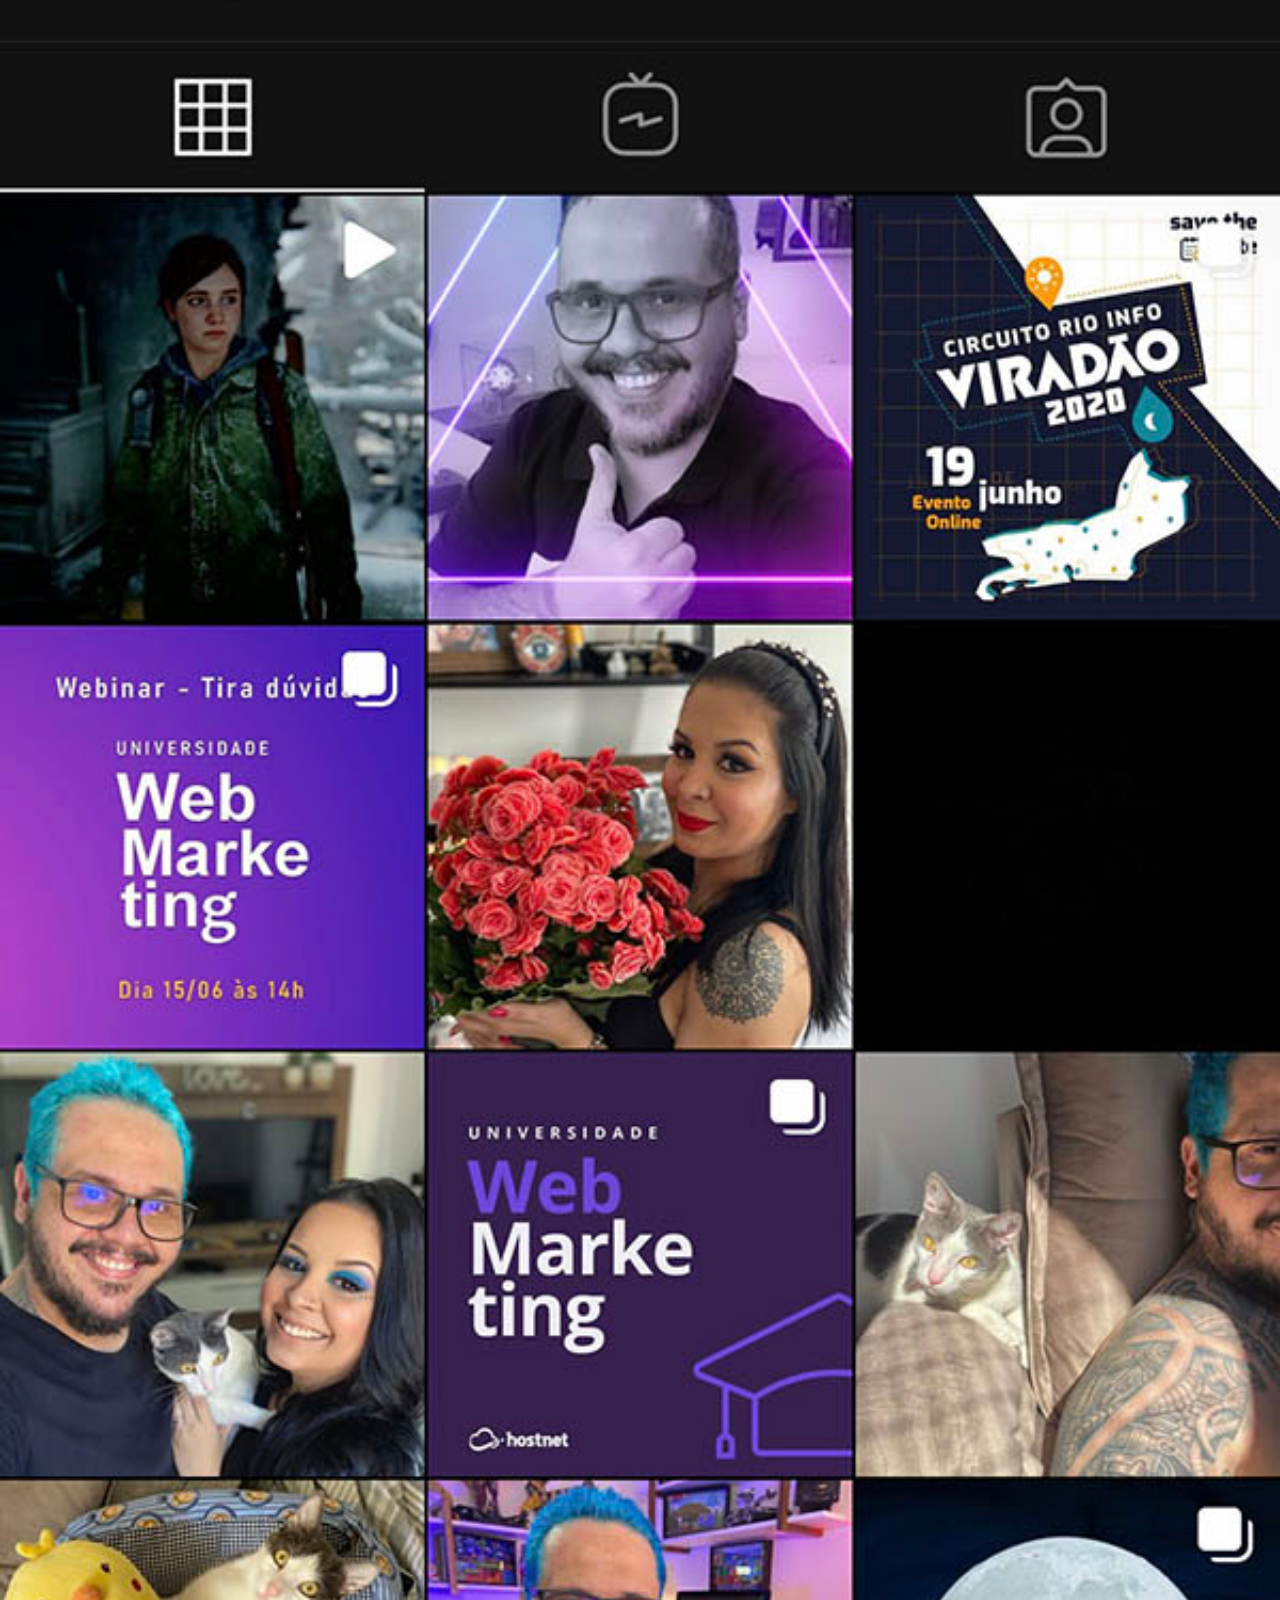
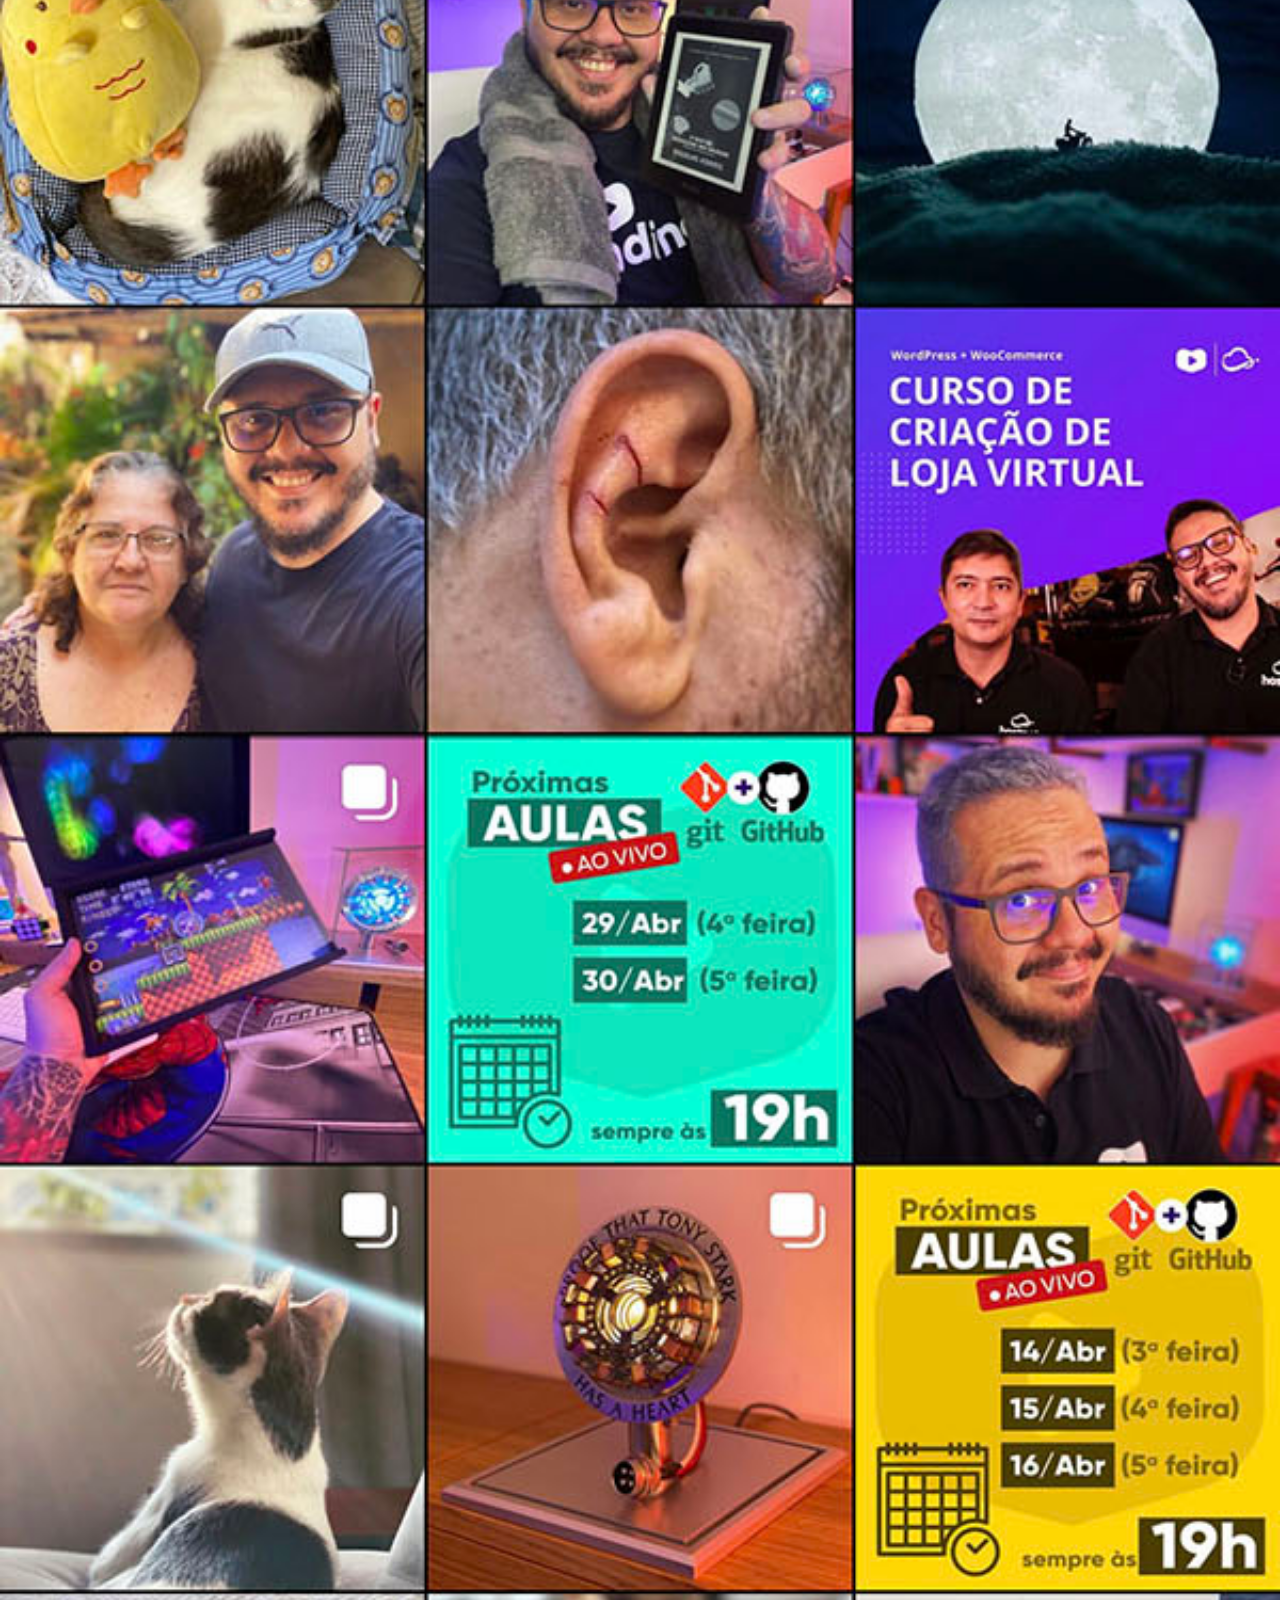
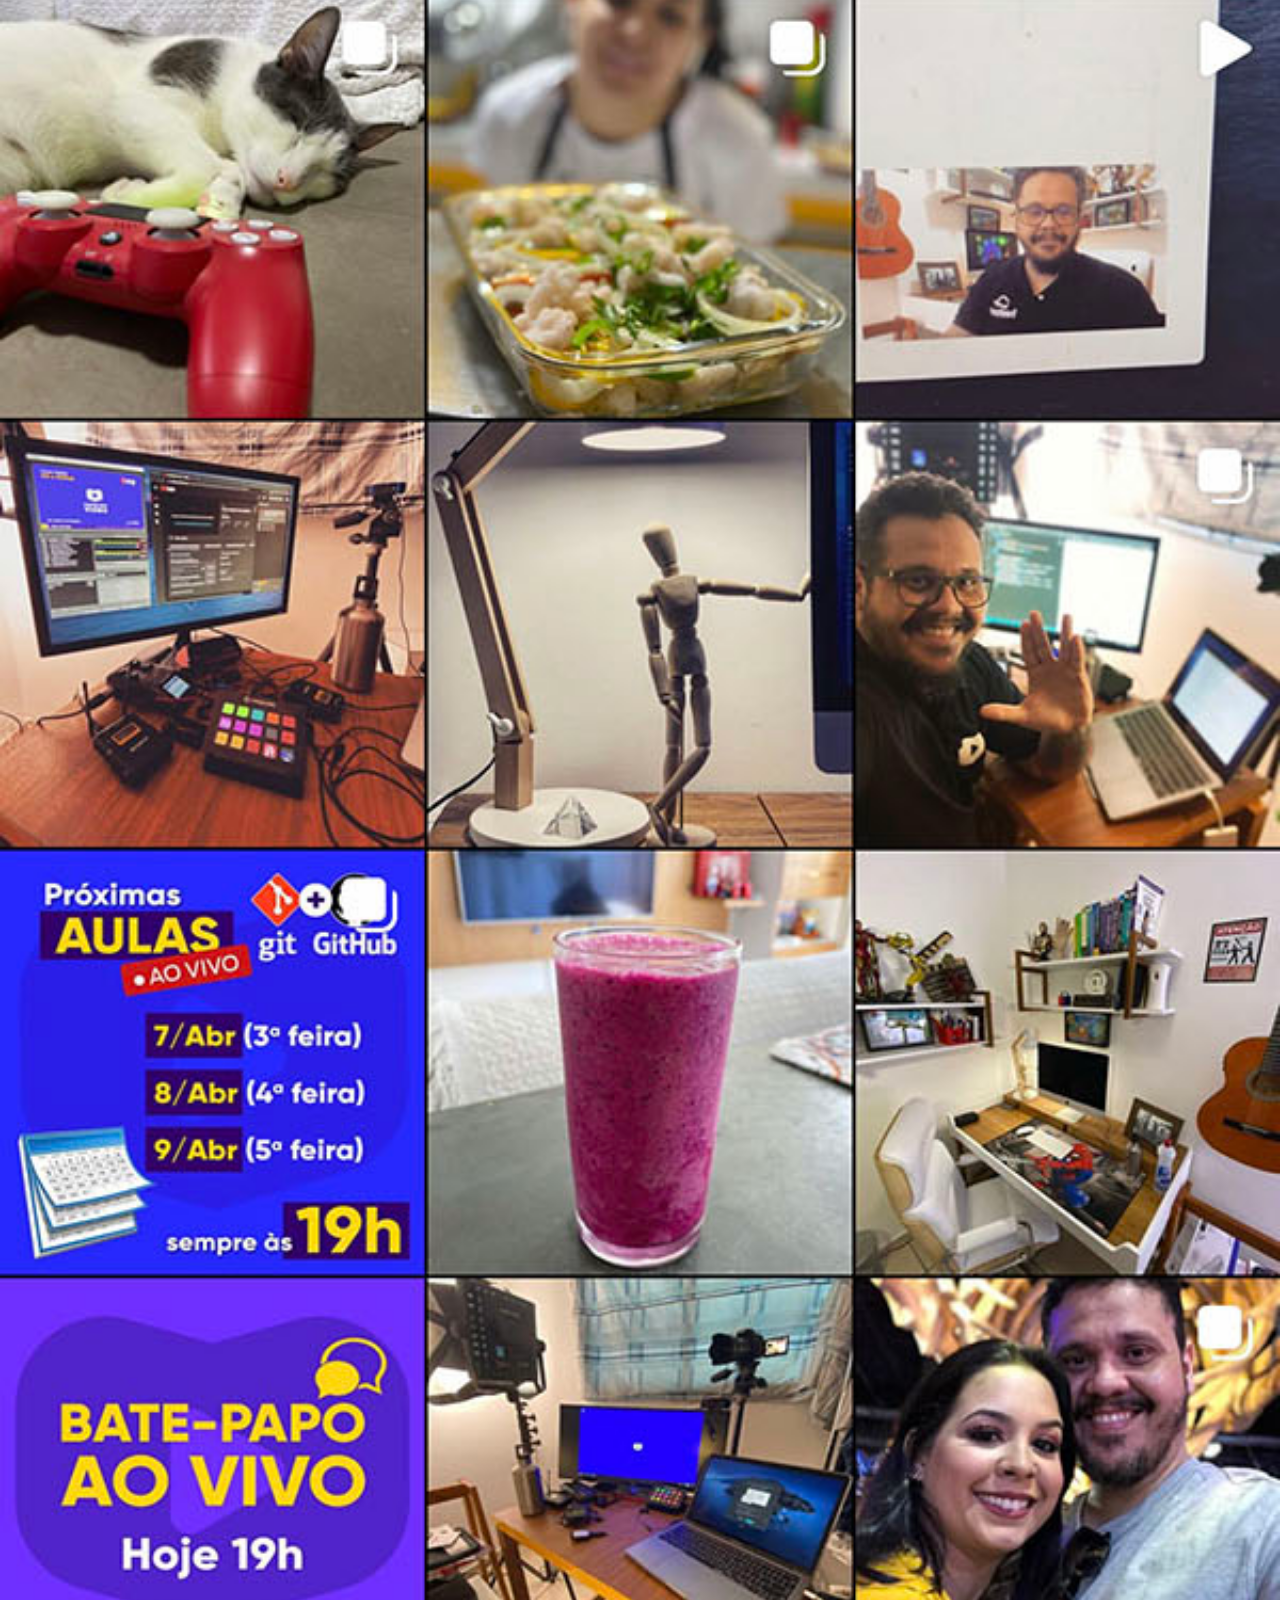
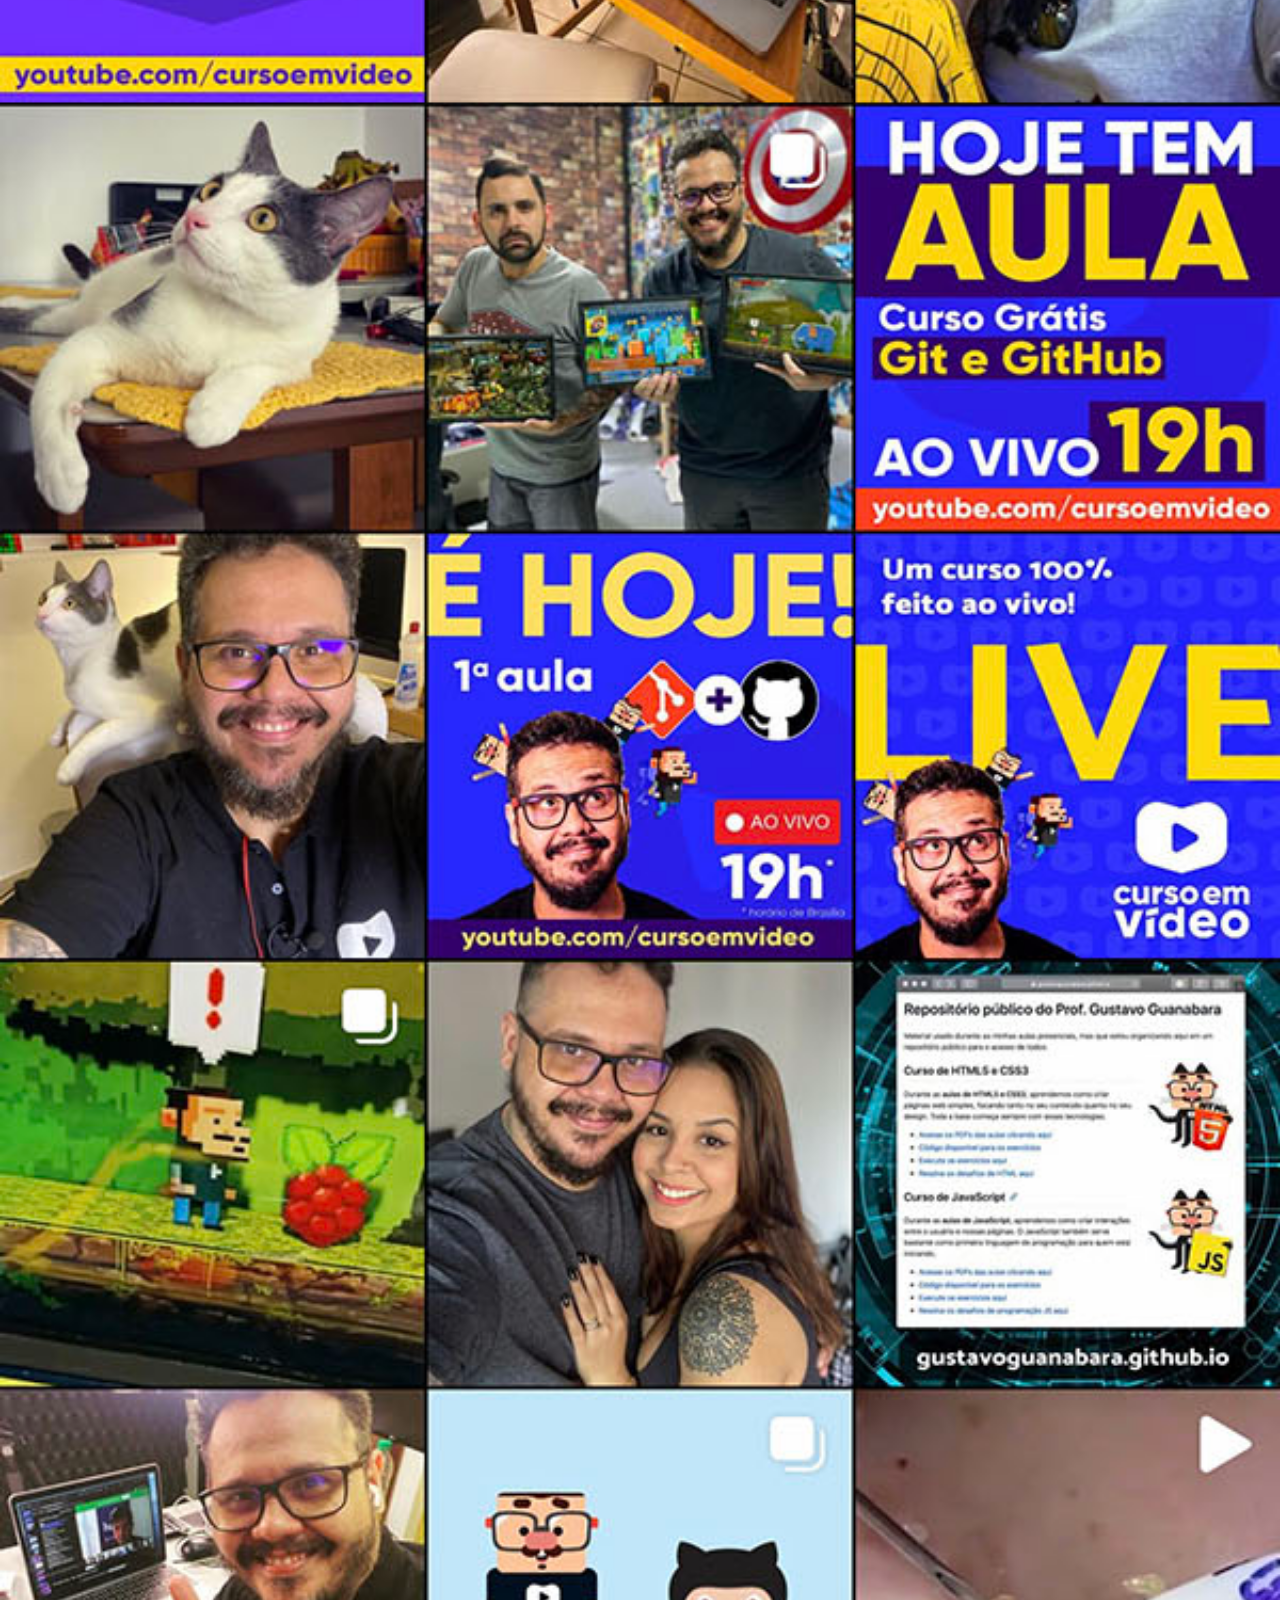
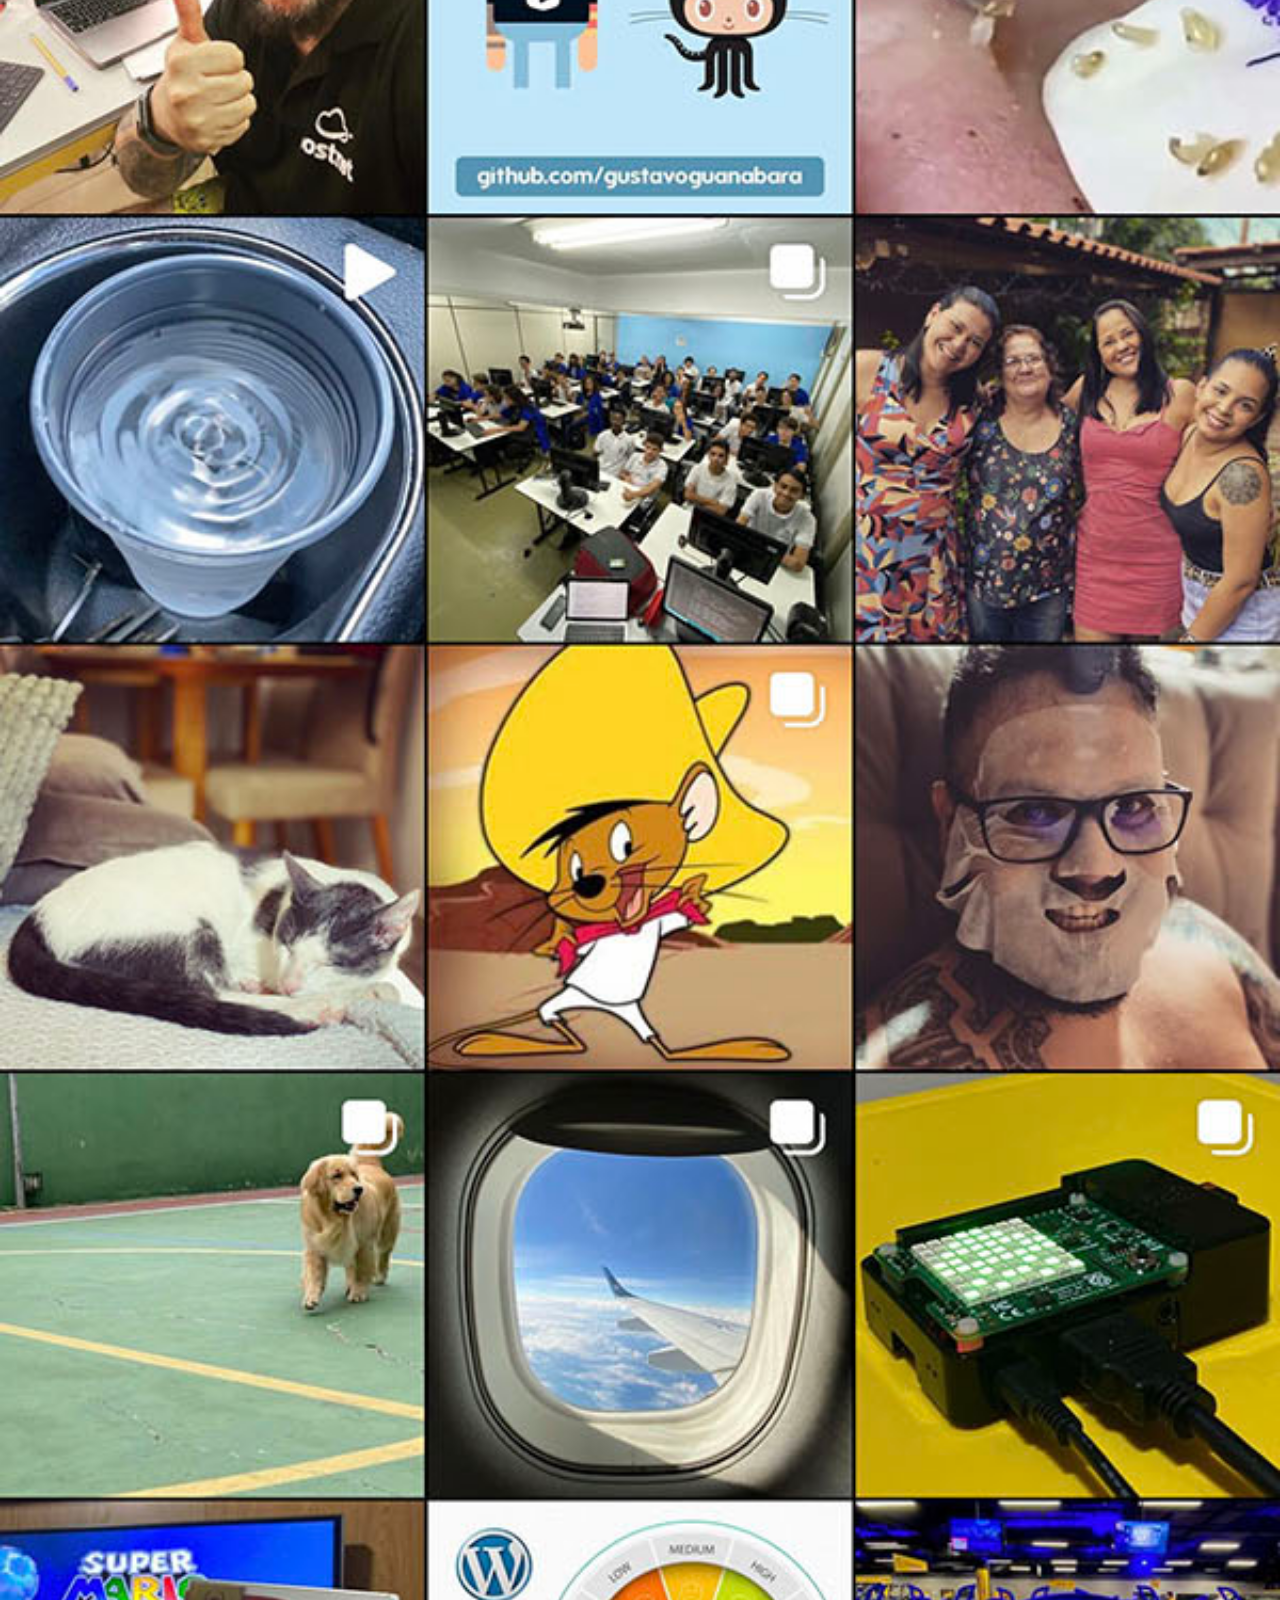
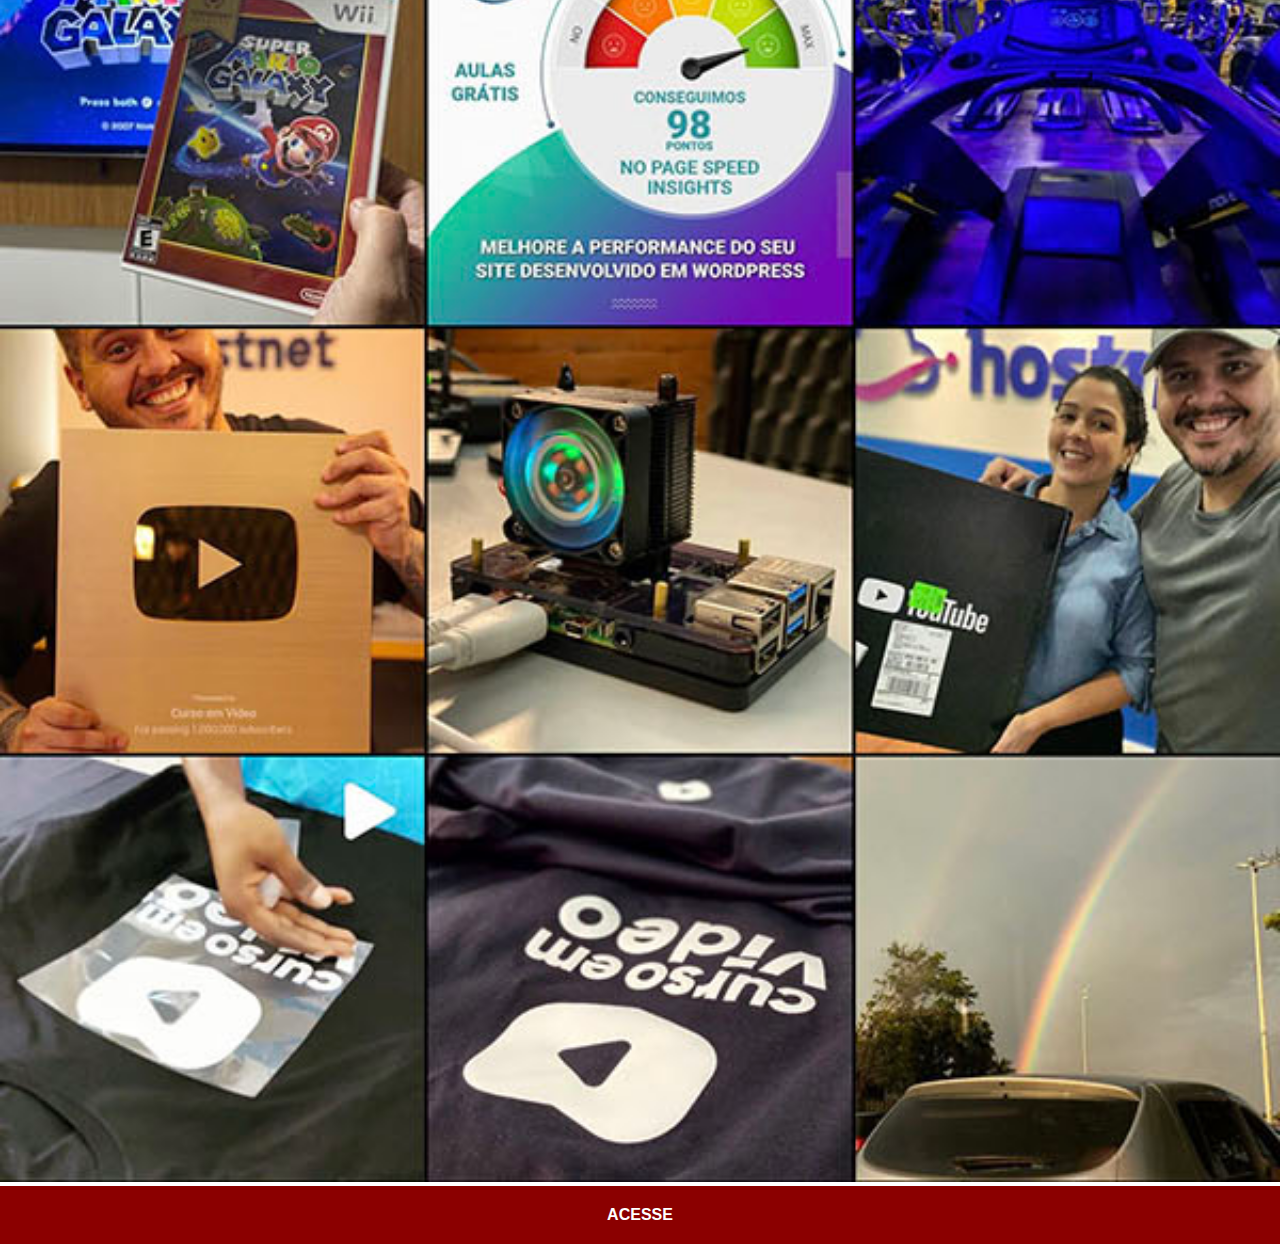
<file: instagram.html>
<!DOCTYPE html>
<html lang="pt-br">
<head>
    <meta charset="UTF-8">
    <meta name="viewport" content="width=device-width, initial-scale=1.0">
    <link rel="stylesheet" href="estilo/social.css">
    <title>Instagram</title>
</head>
<body>
    <img src="imagens/tela-instagram.jpg" alt="Tela do Instagram">
    <a href="https://instagram.com/gustavoguanabara/" target="_blank">ACESSE</a>
    
</body>
</html>
</file>
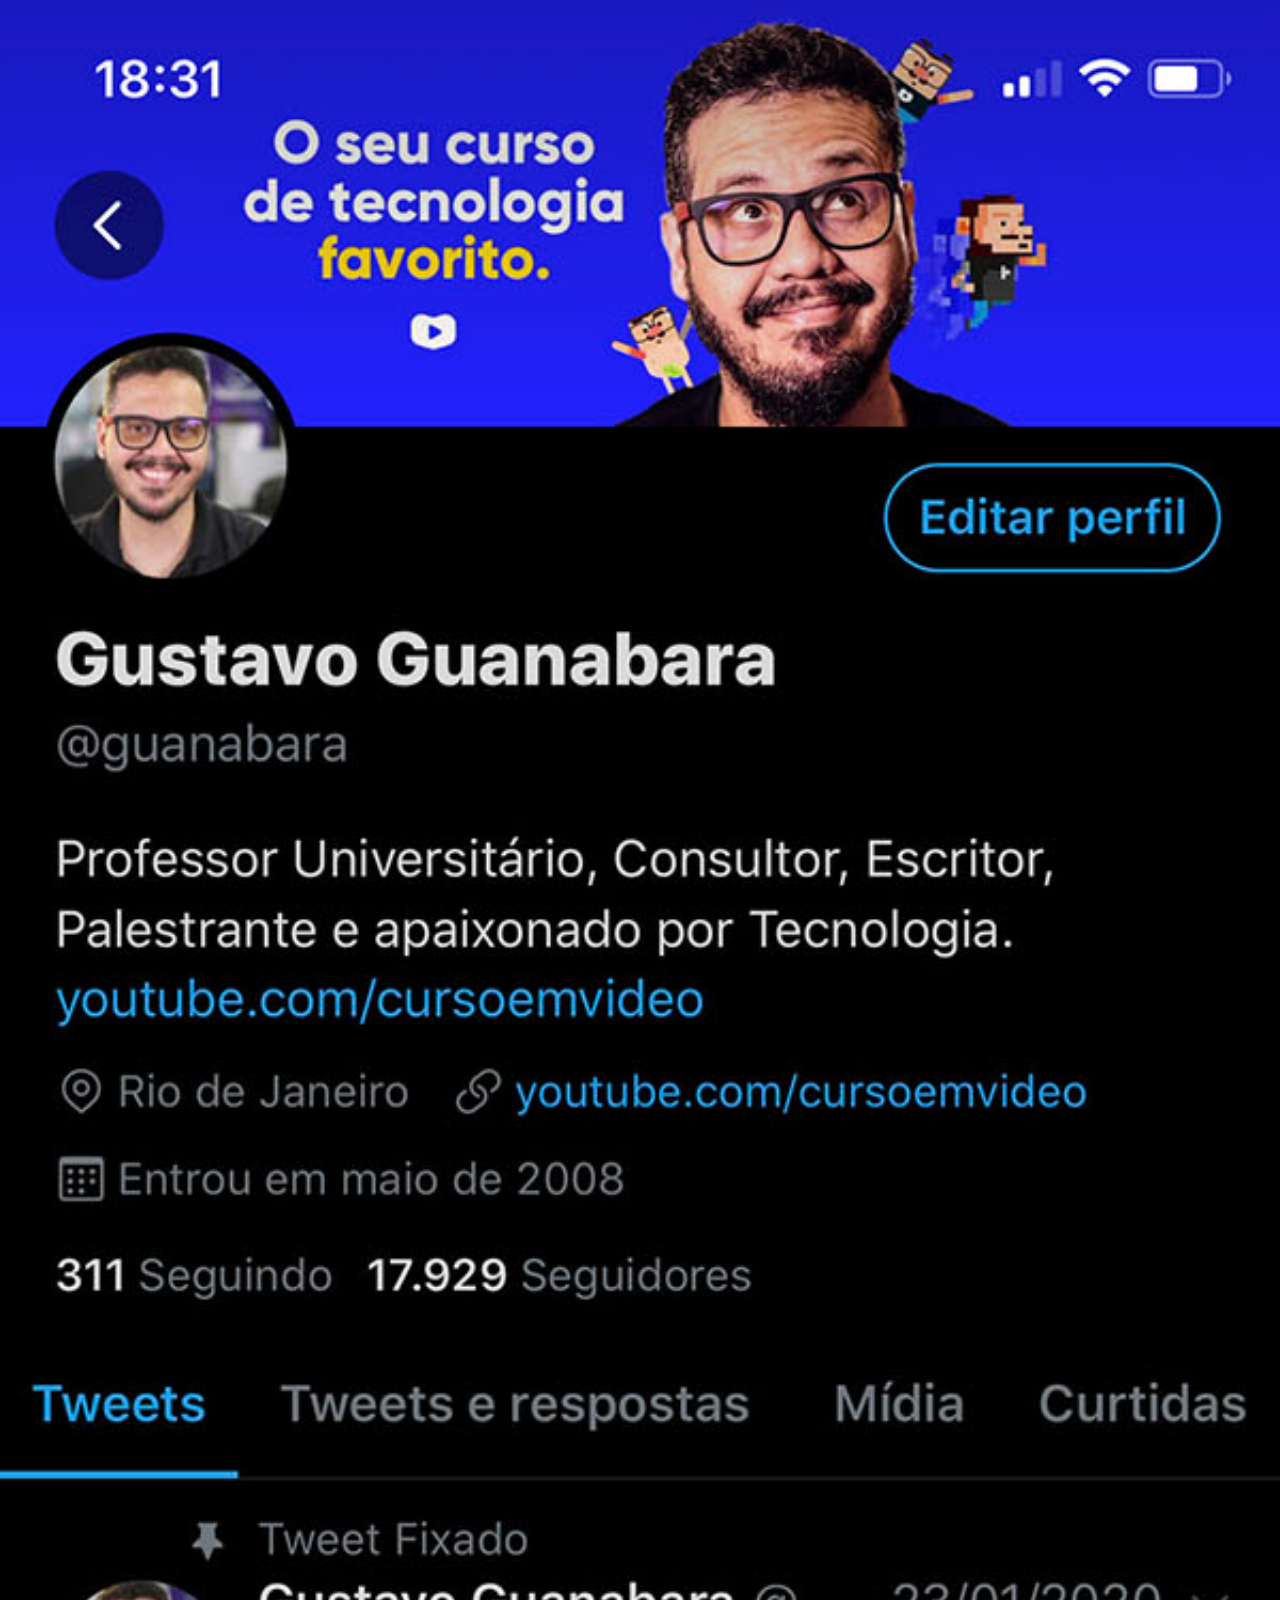
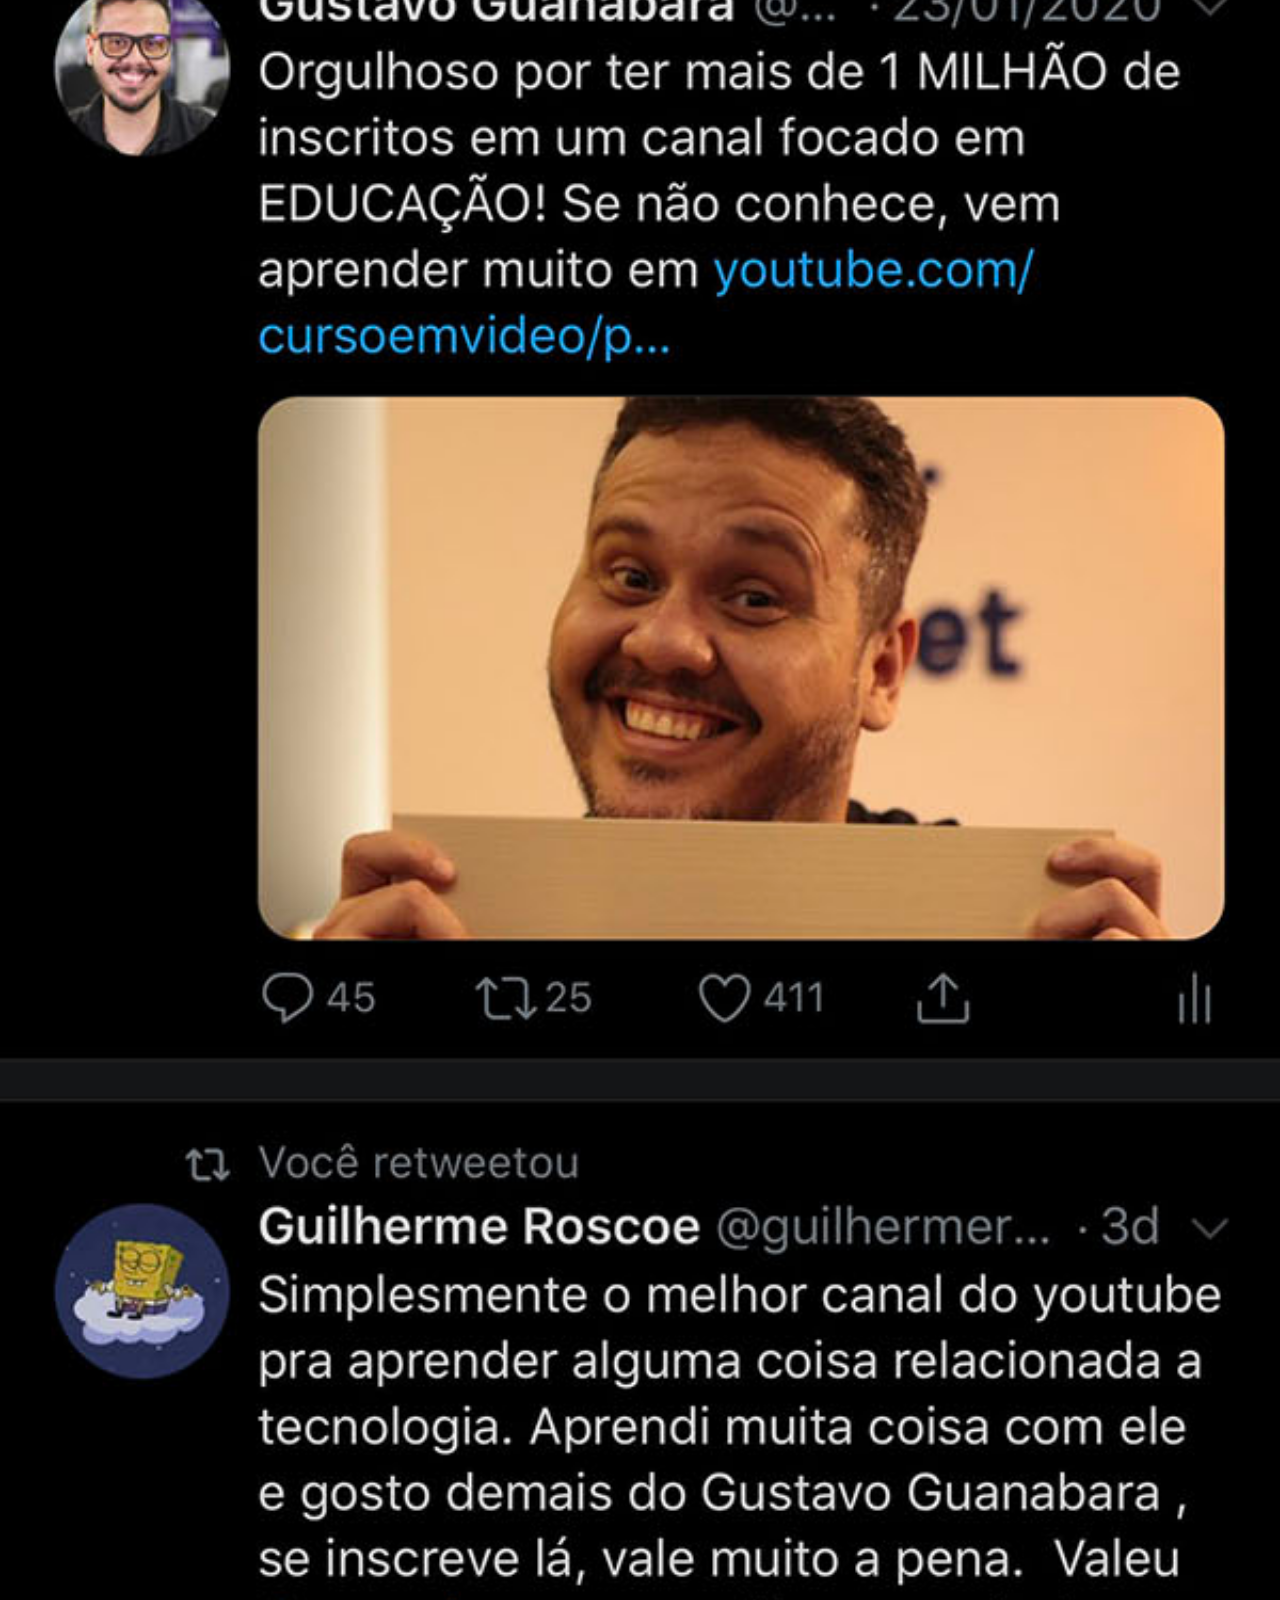
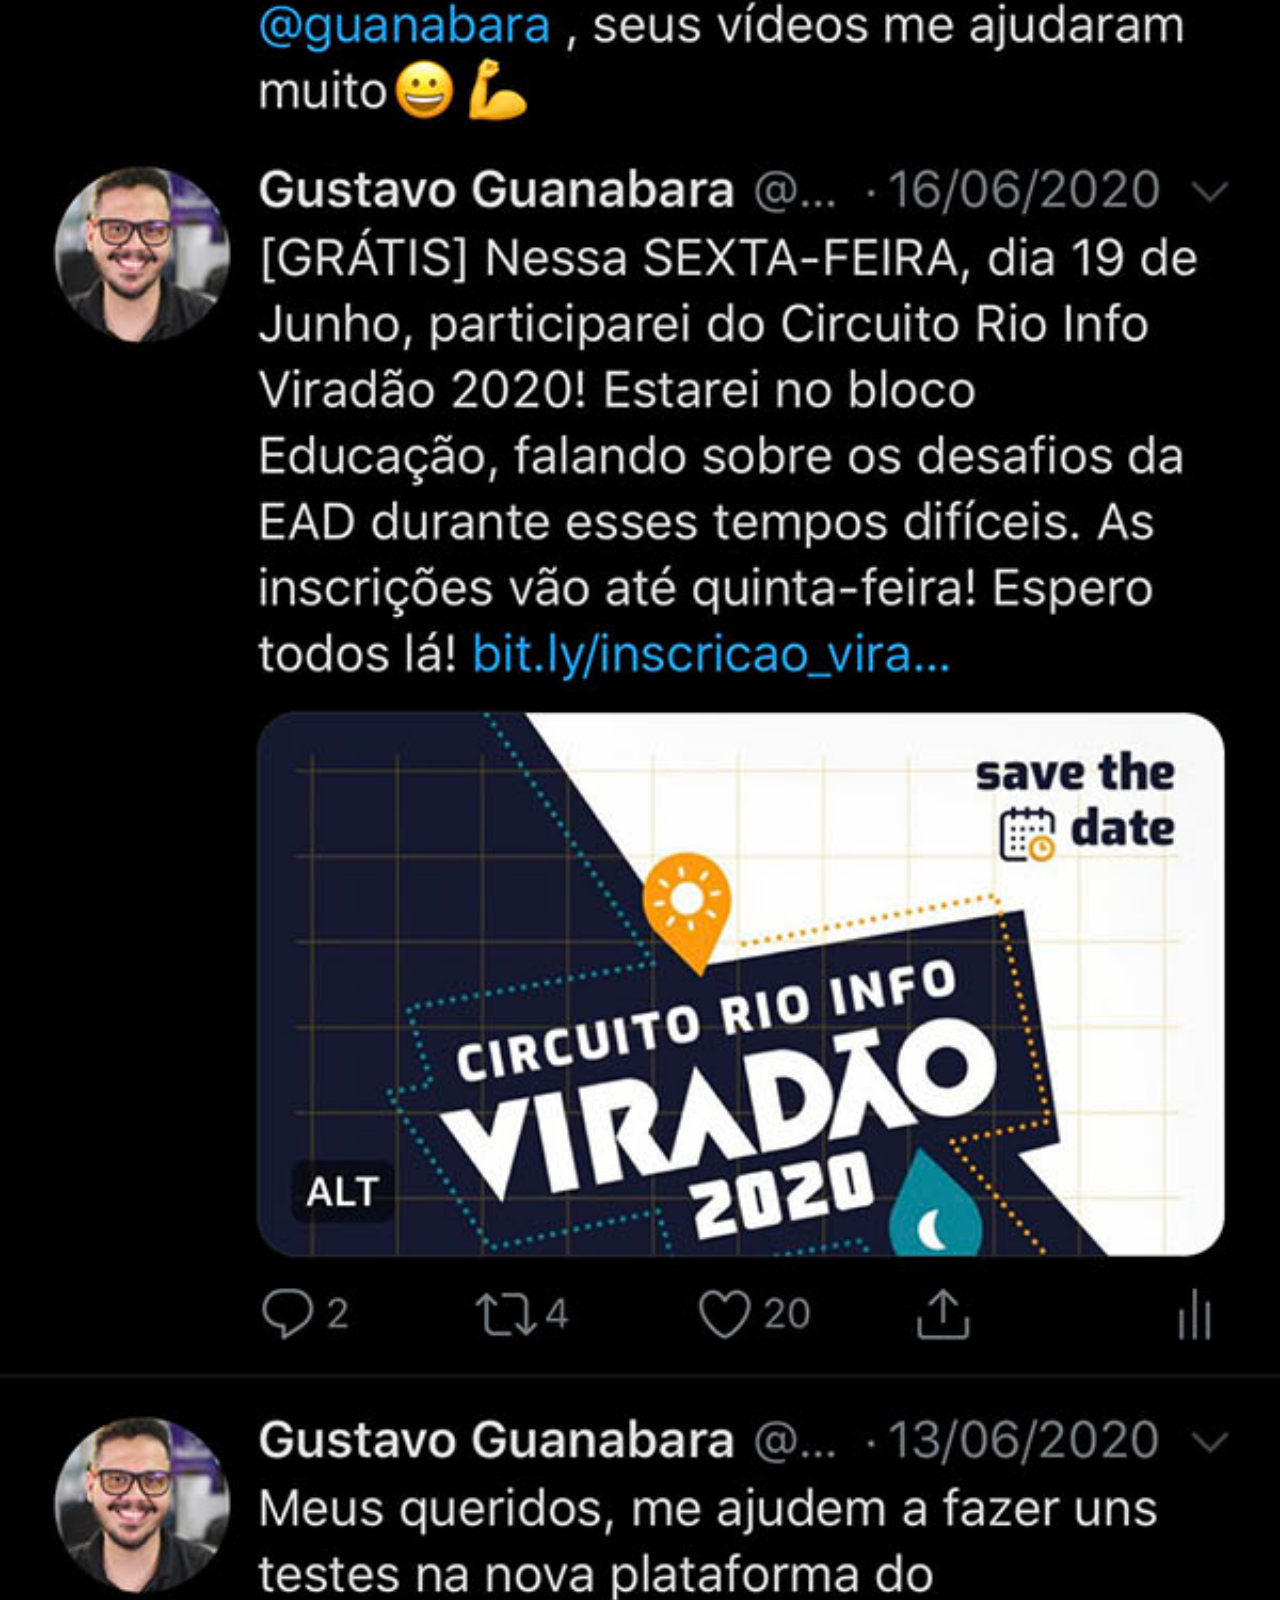
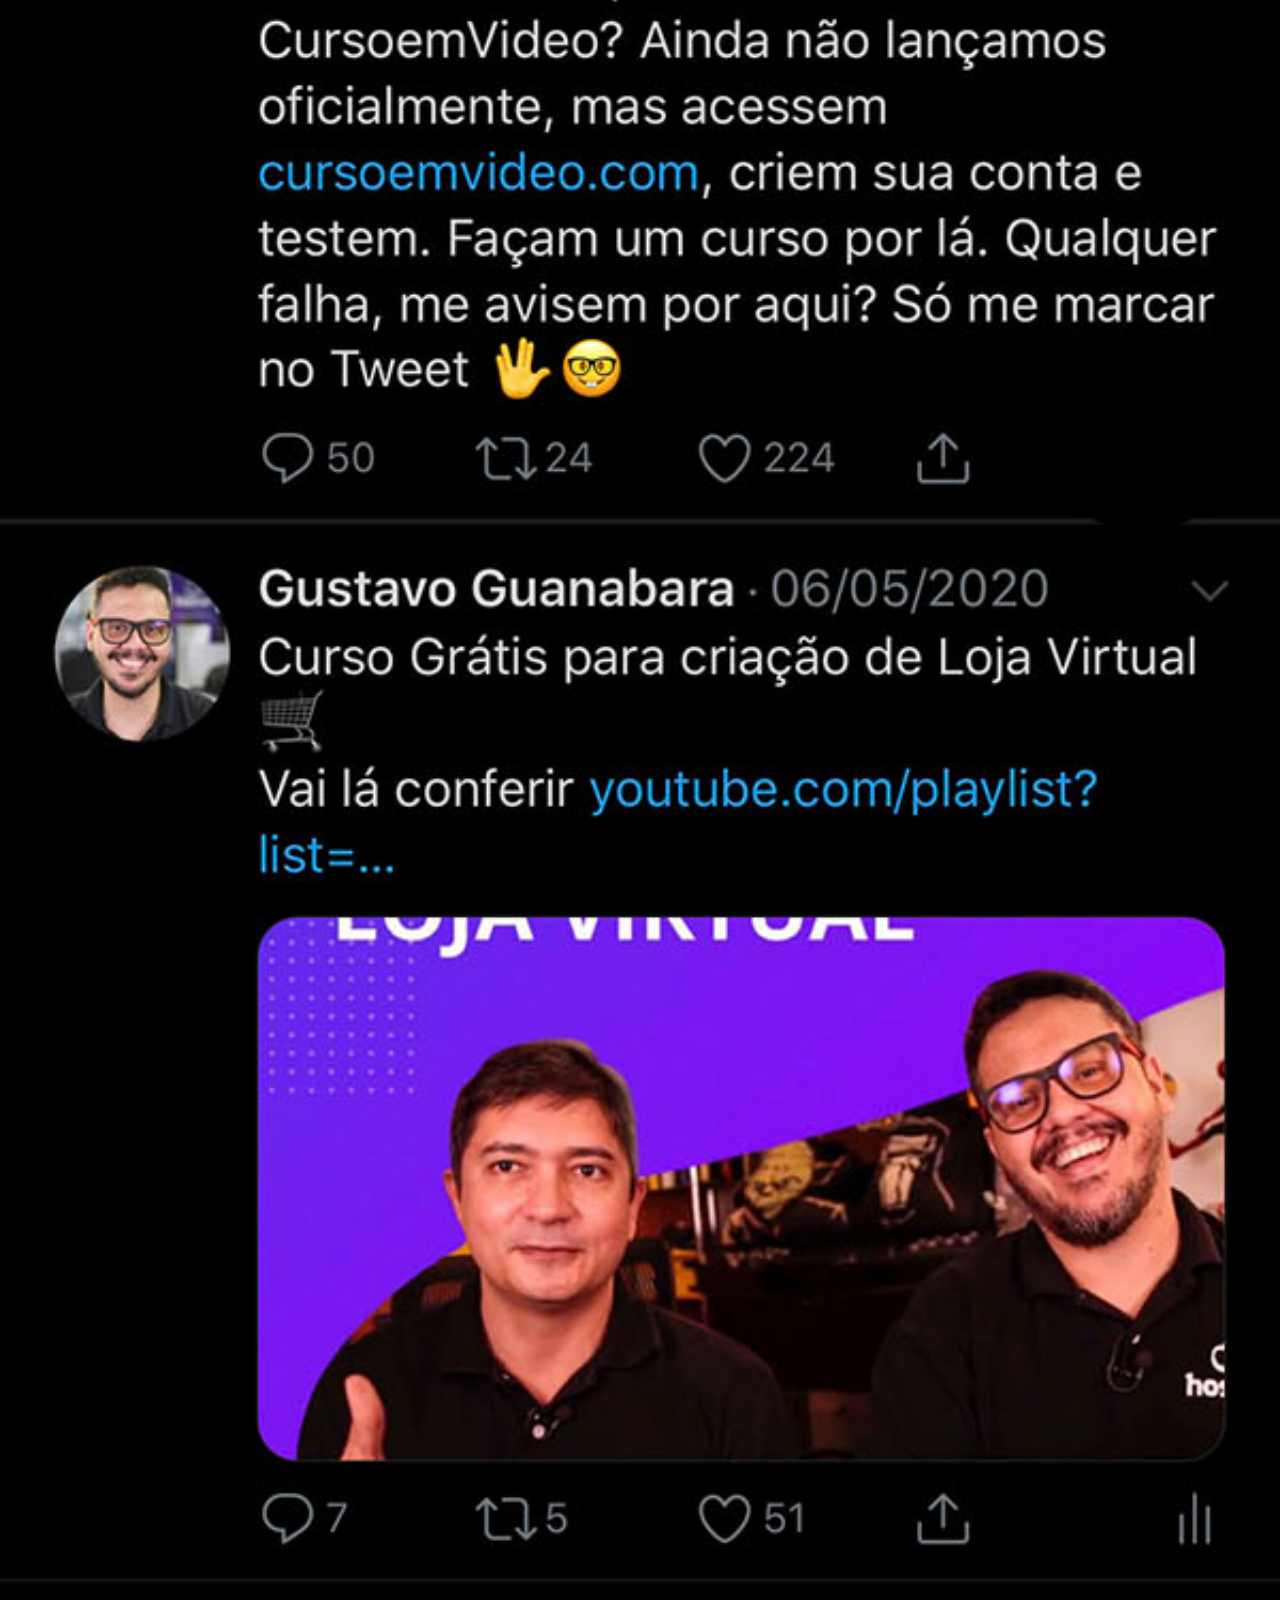
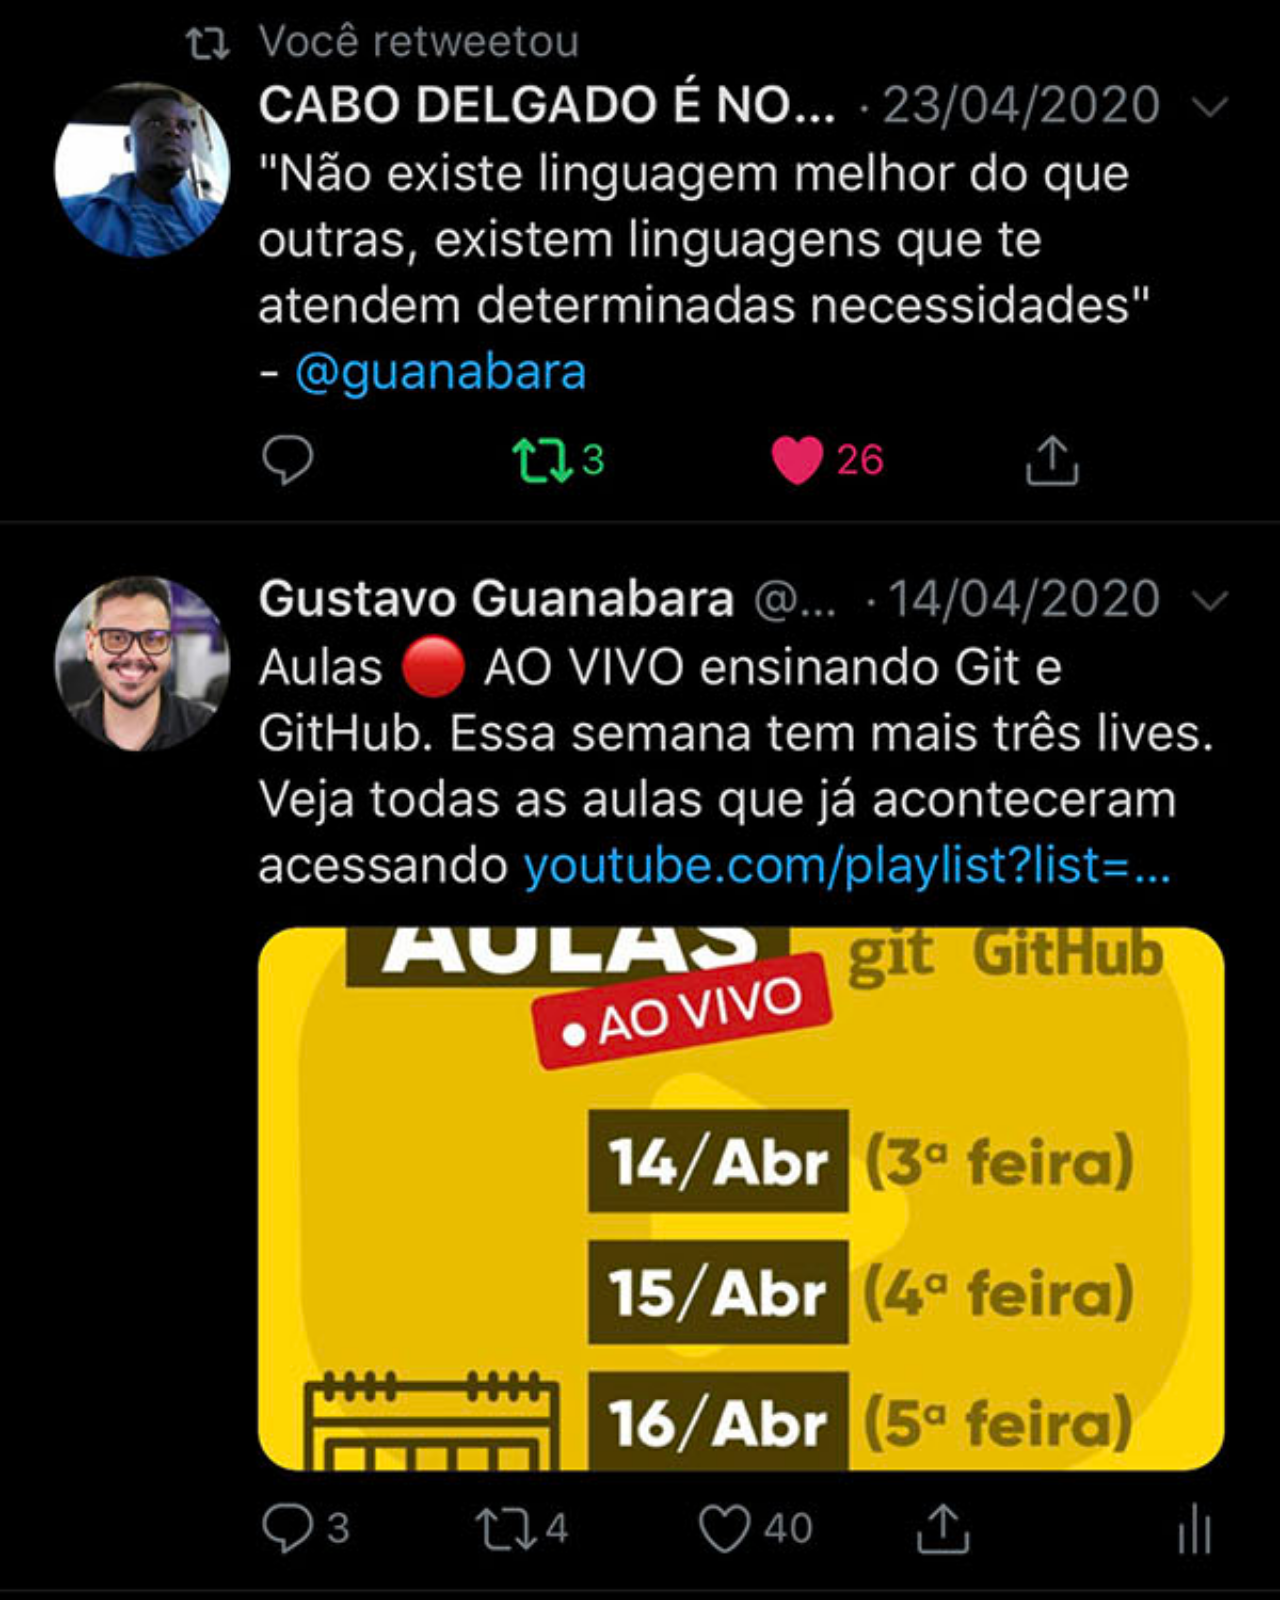
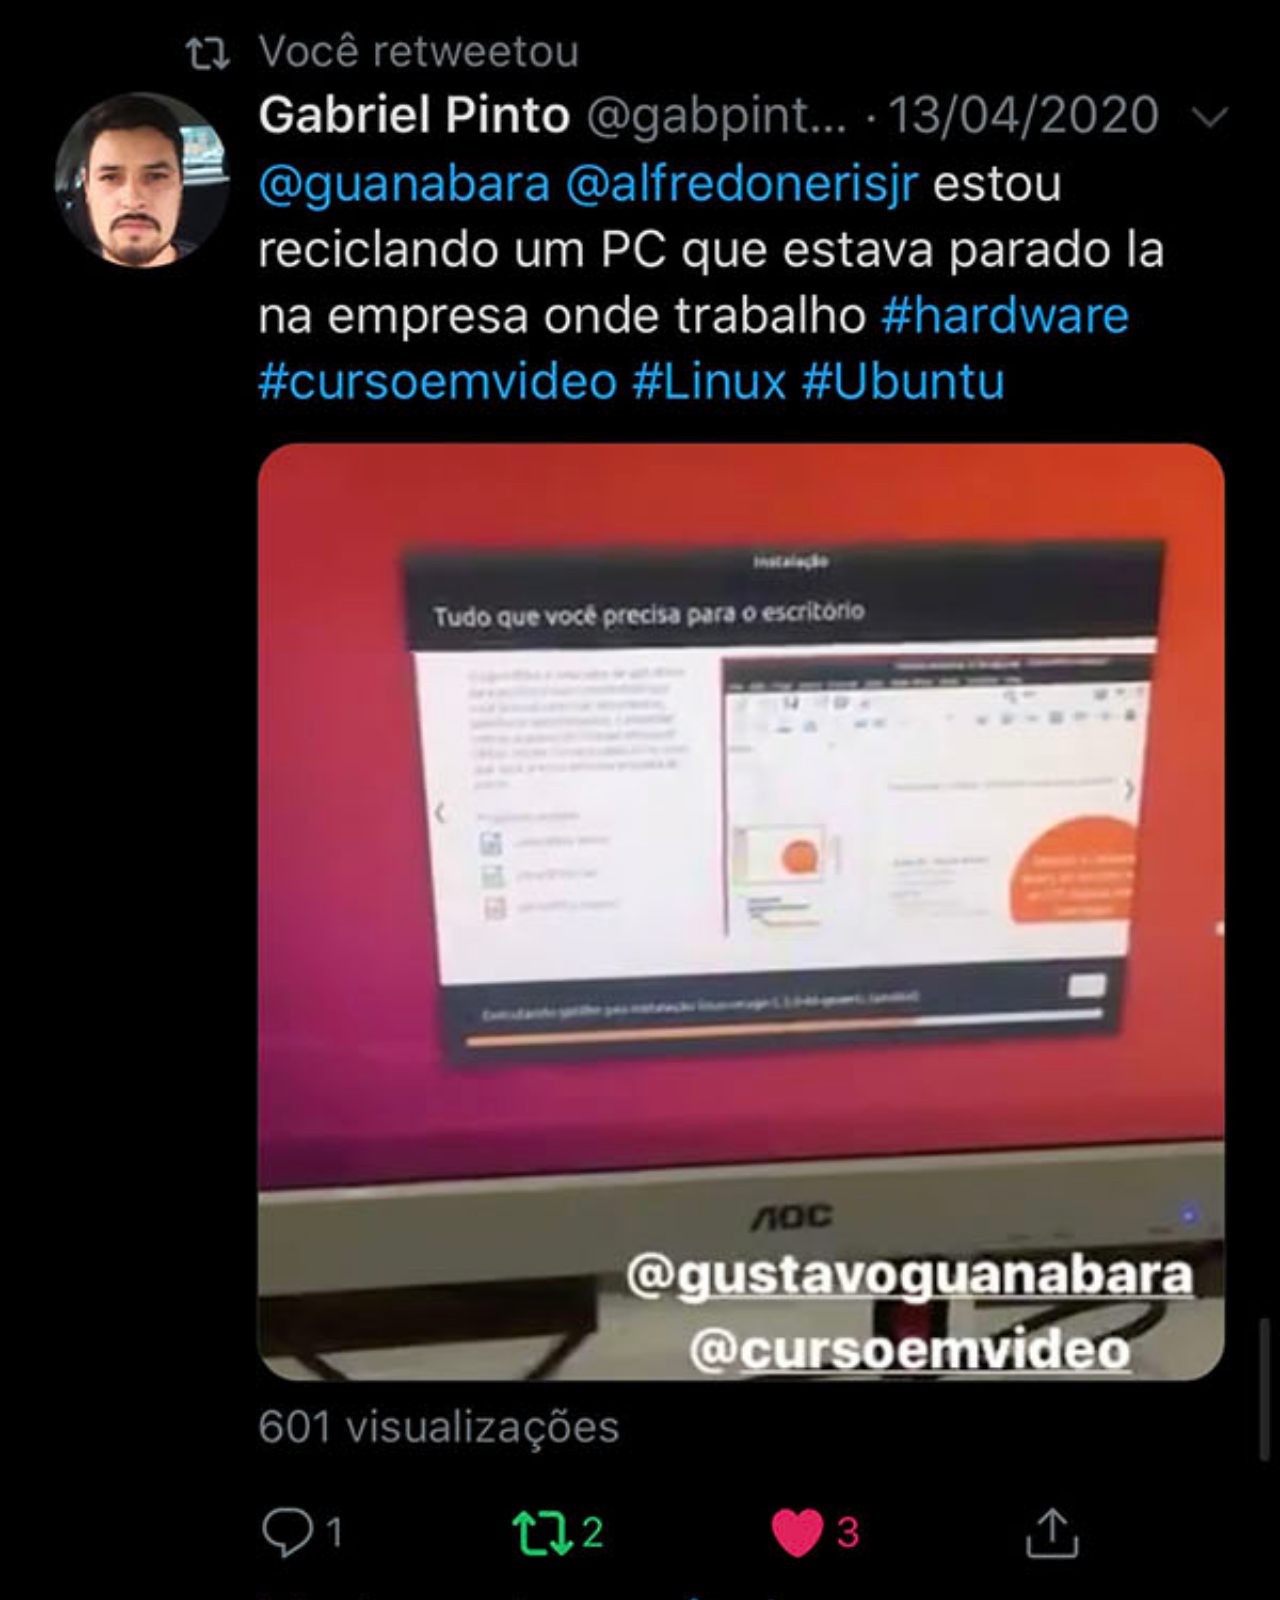
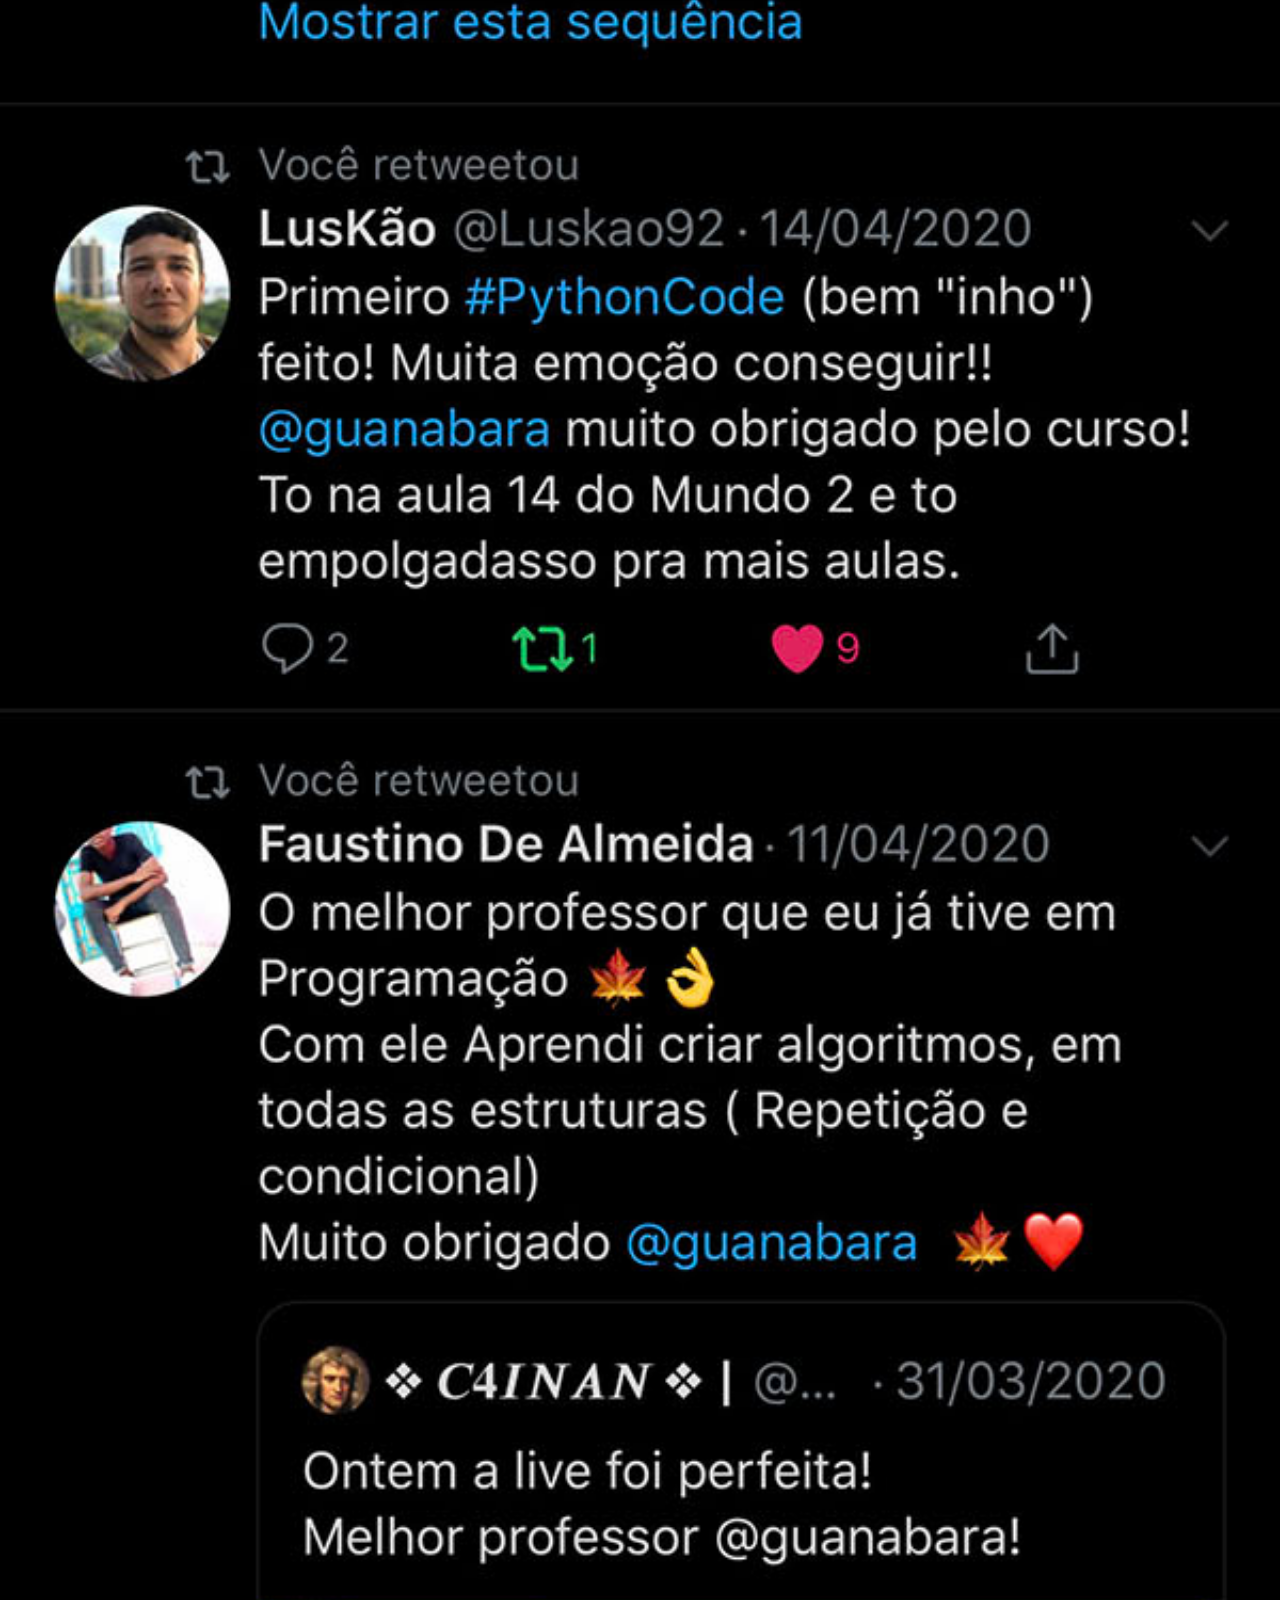
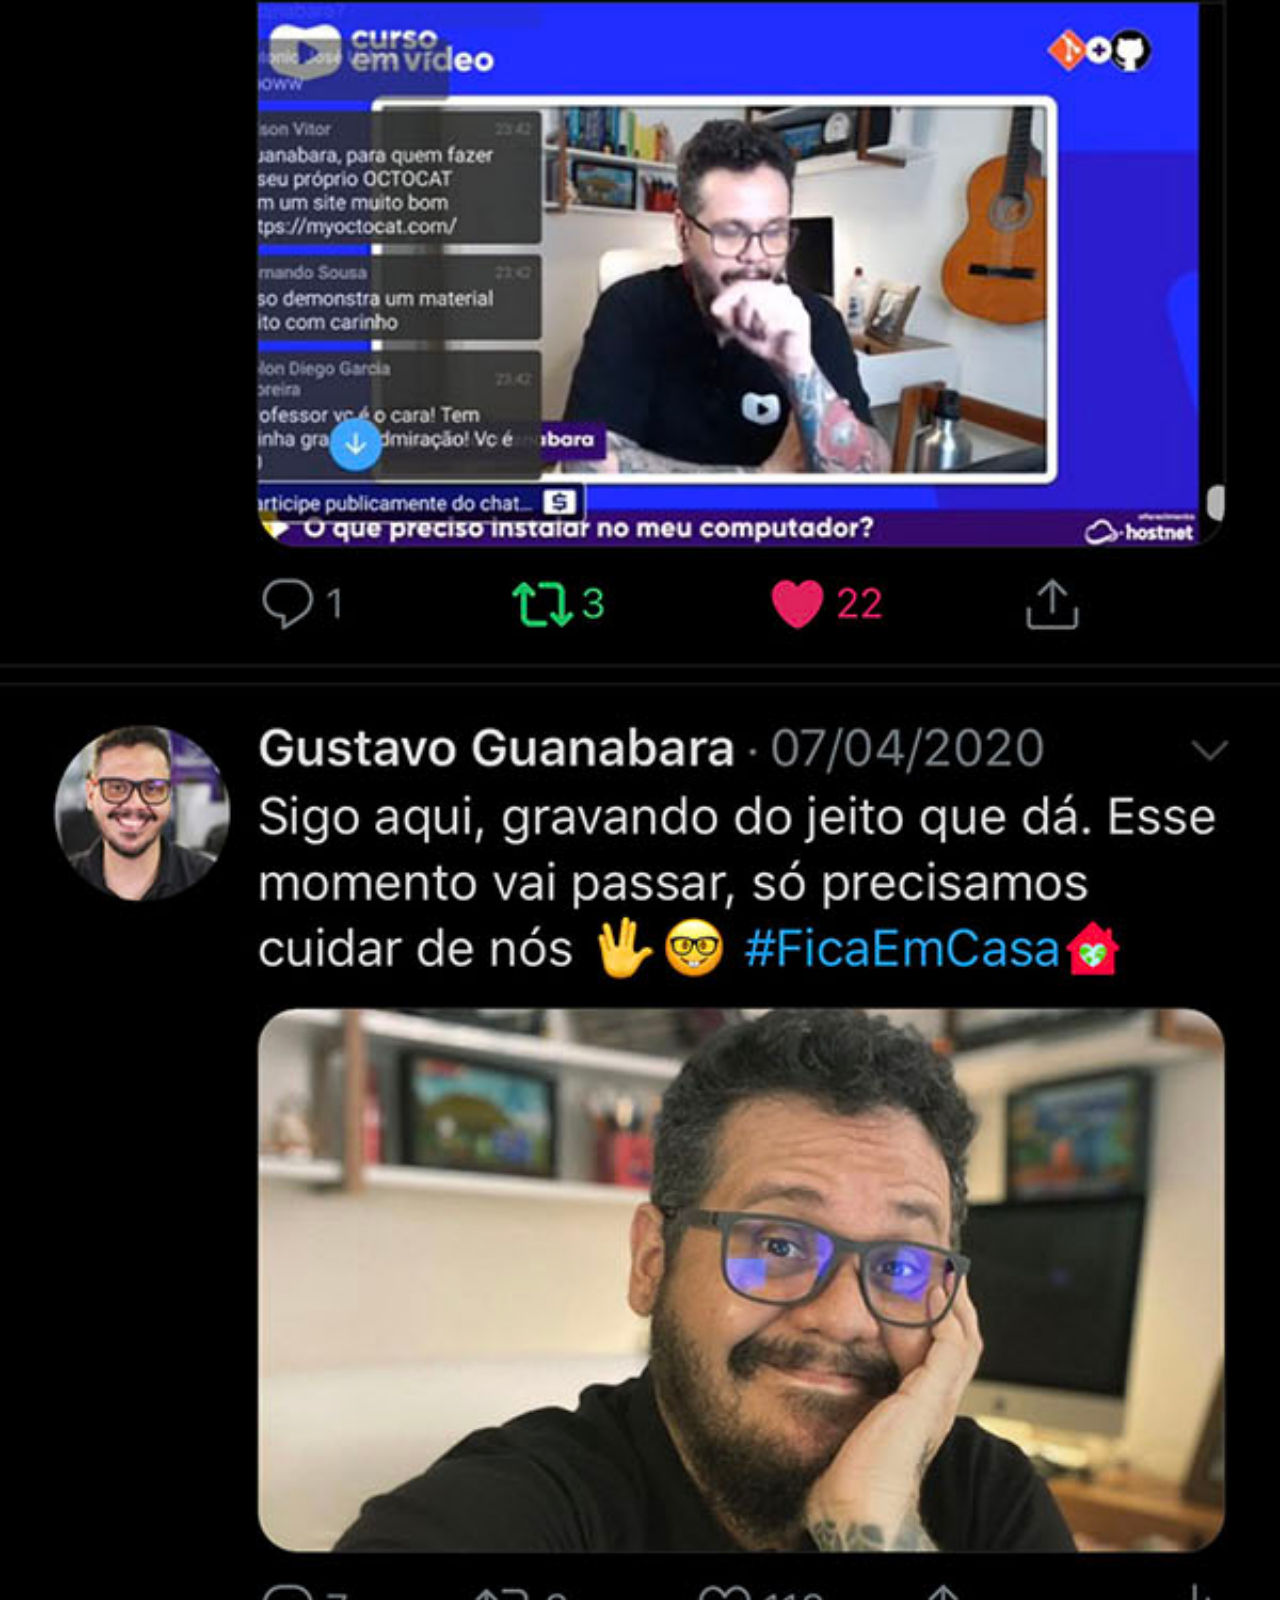
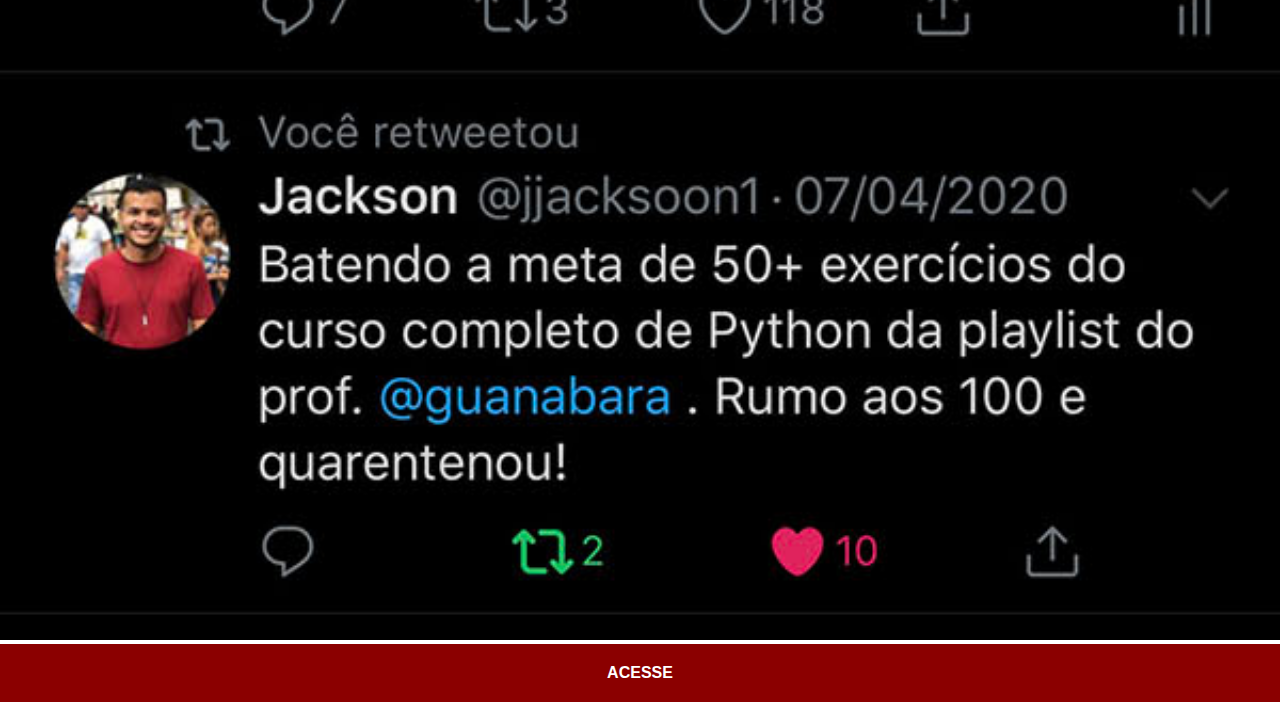
<file: twitter.html>
<!DOCTYPE html>
<html lang="pt-br">
<head>
    <meta charset="UTF-8">
    <meta name="viewport" content="width=device-width, initial-scale=1.0">
    <link rel="stylesheet" href="estilo/social.css">
    <title>Twitter</title>
</head>
<body>
    <img src="imagens/tela-twitter.jpg" alt="Tela do Twitter">
    <a href="https://twitter.com/gustavoguanabara/" target="_blank">ACESSE</a>
    
</body>
</html>
</file>
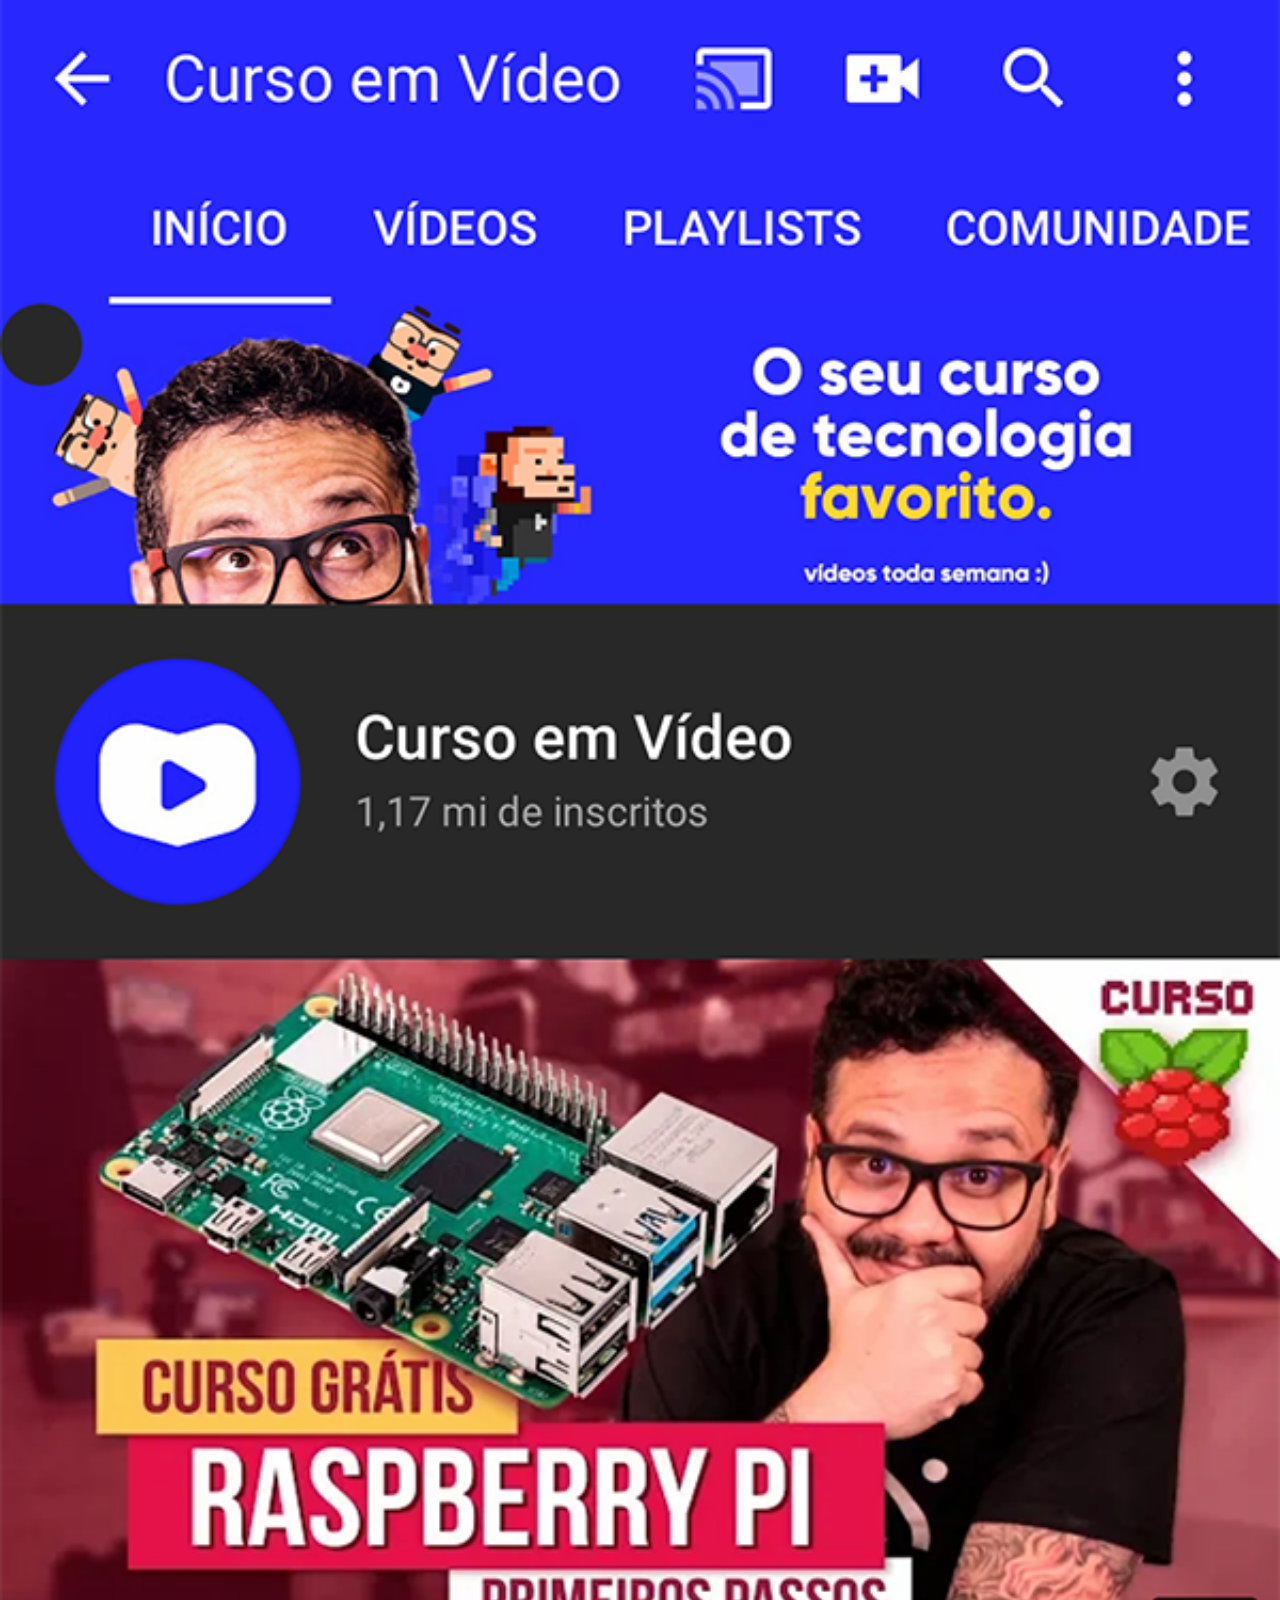
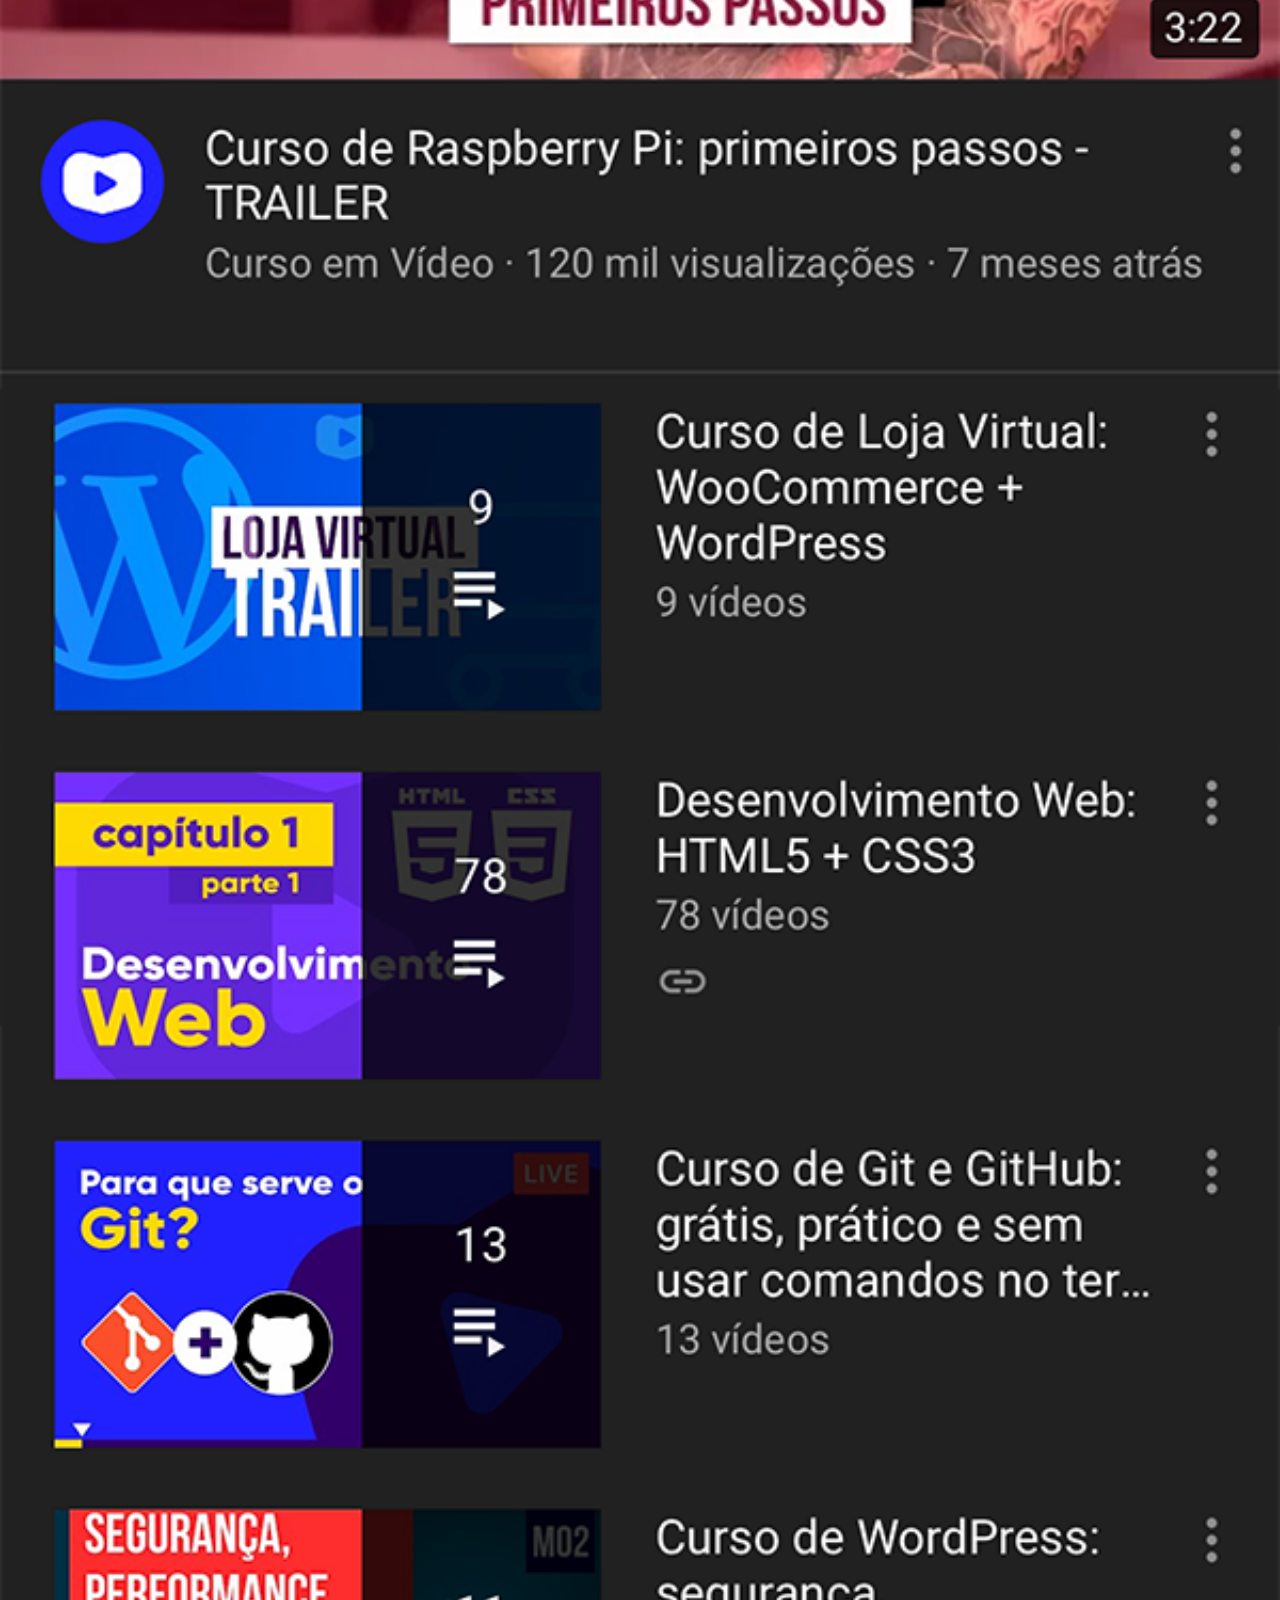
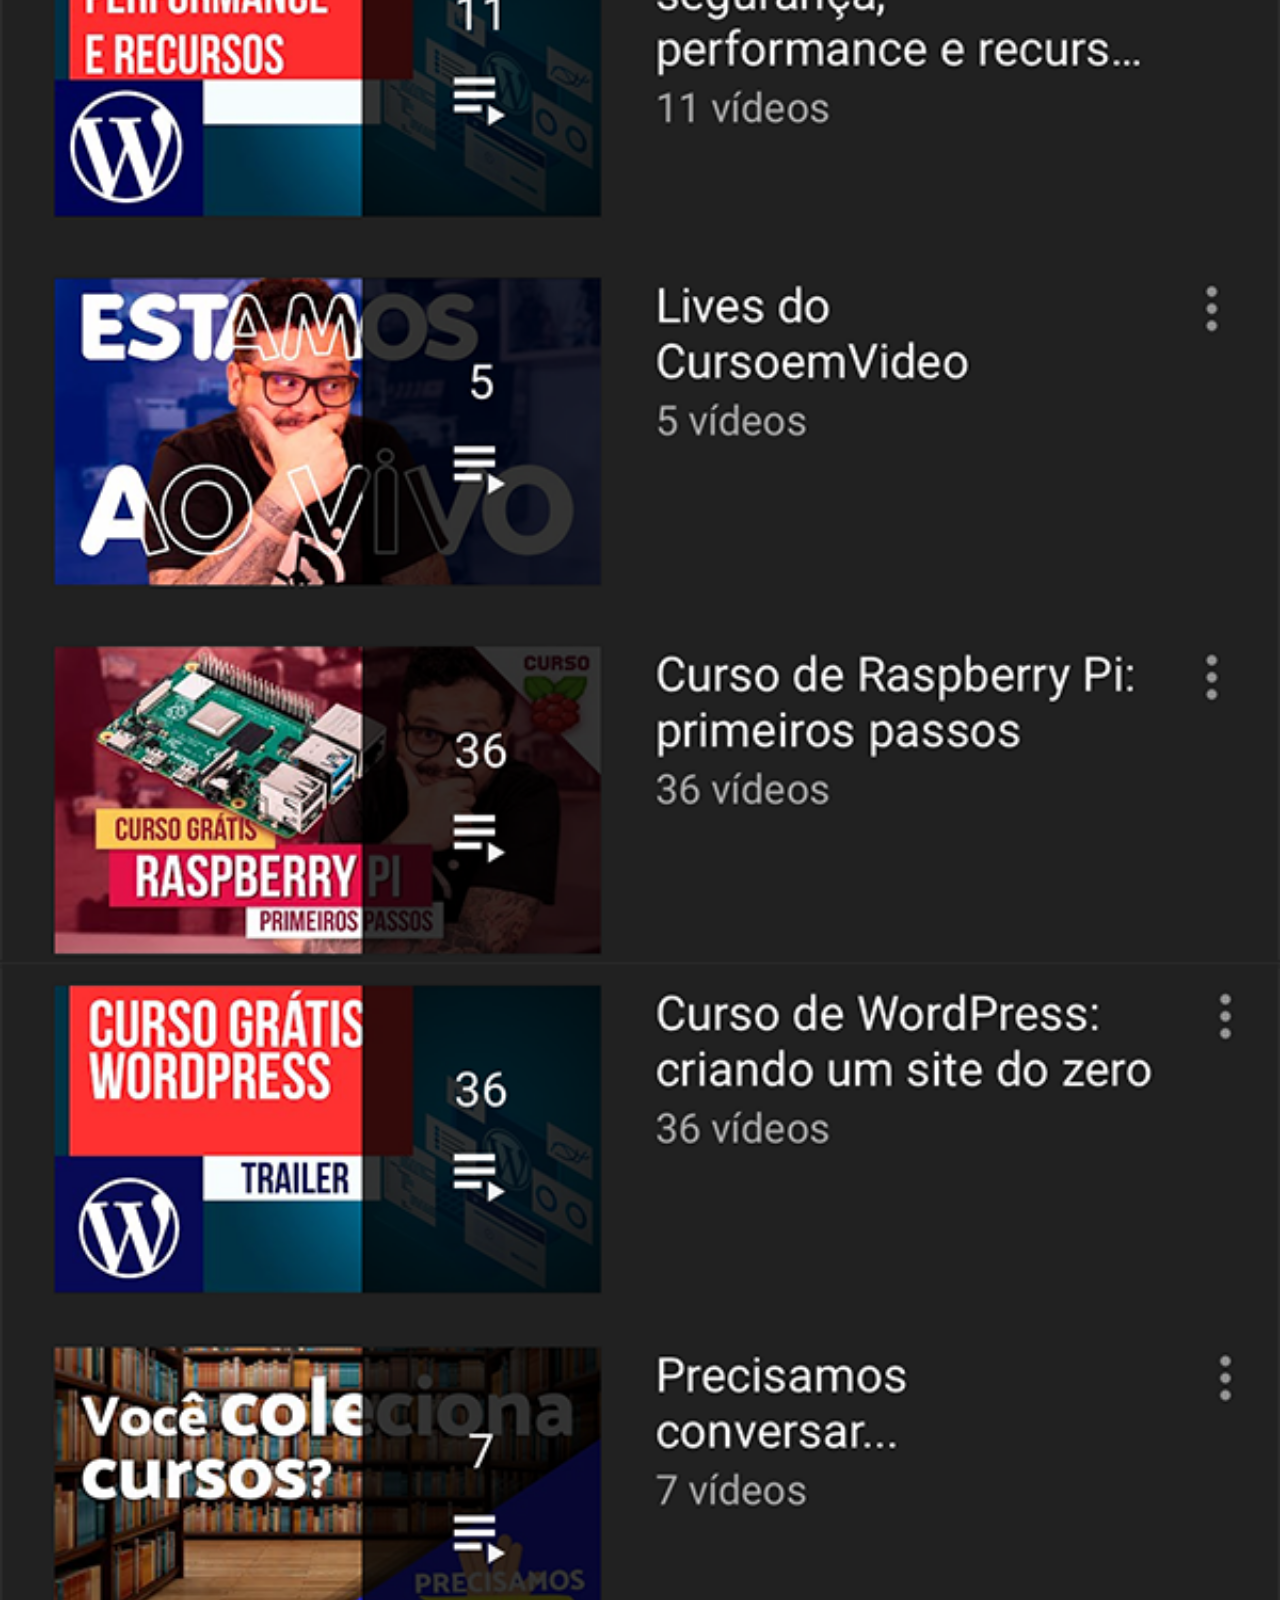
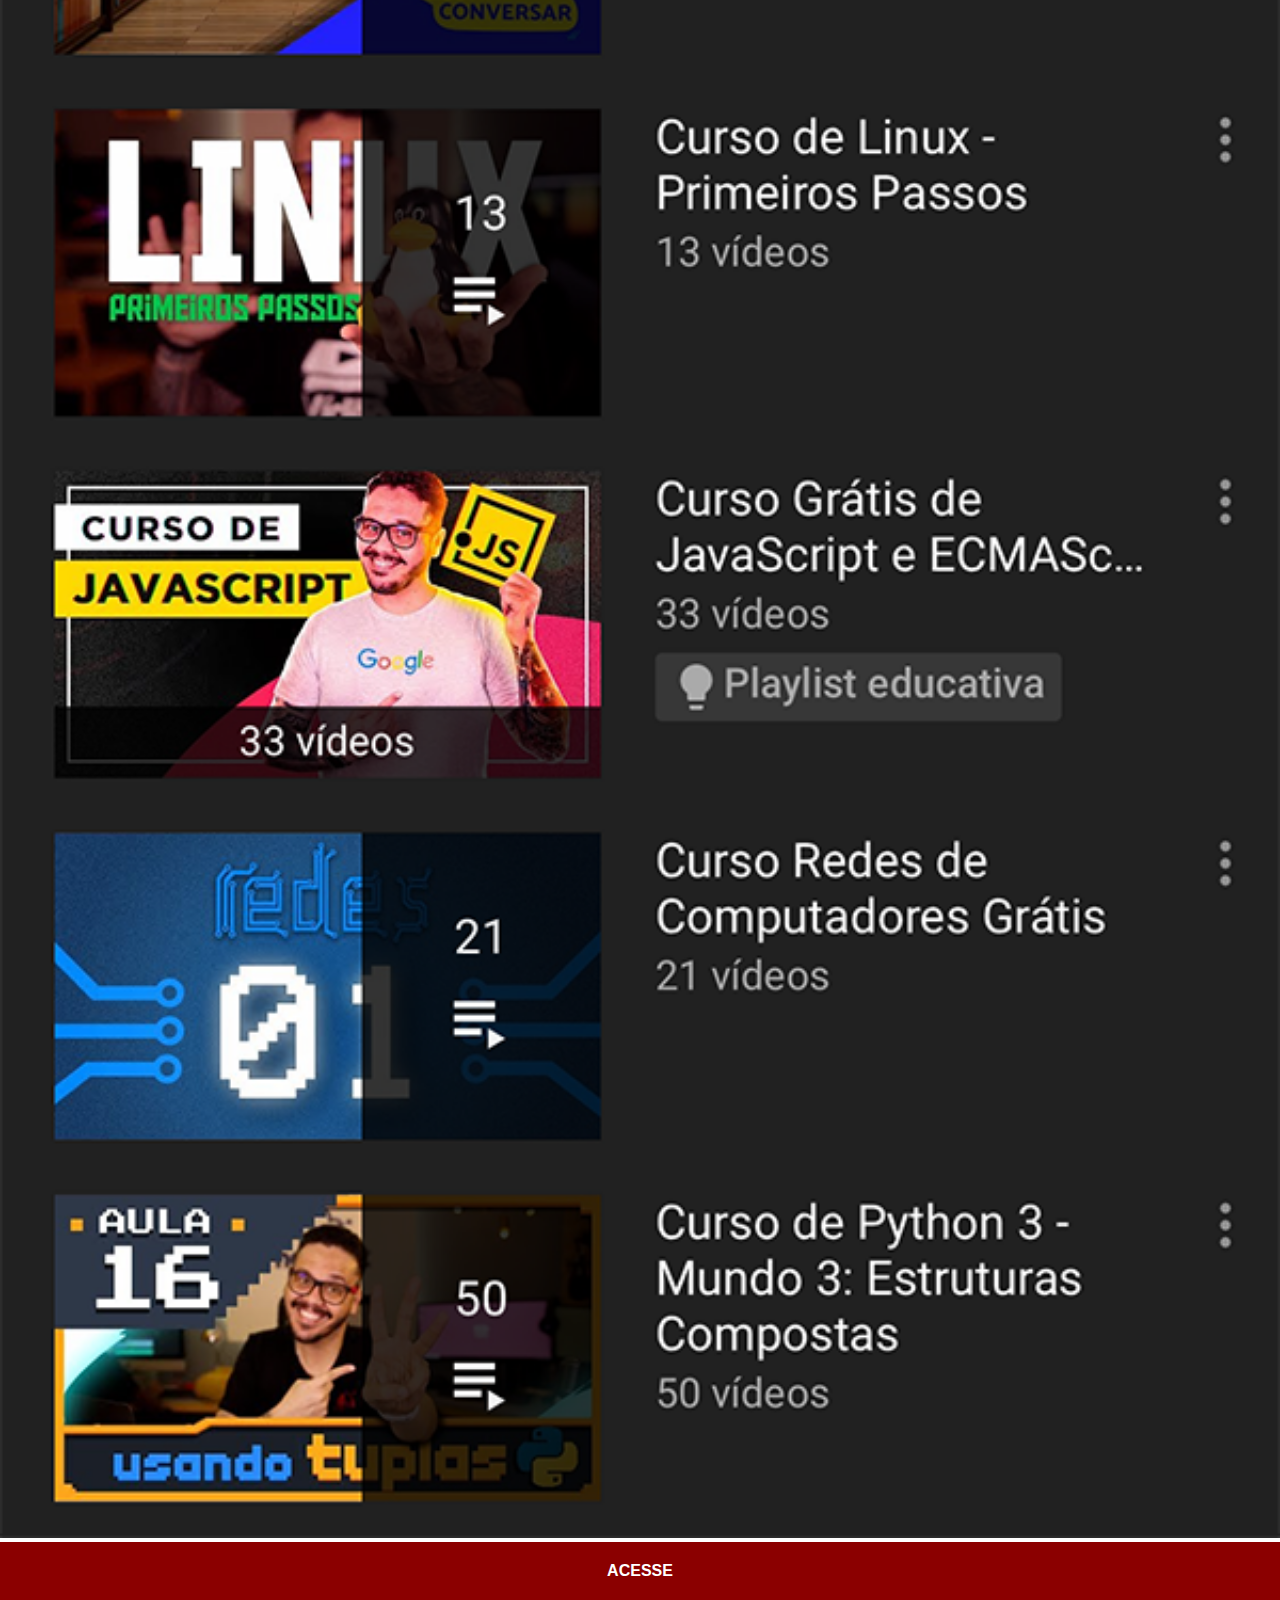
<file: youtube.html>
<!DOCTYPE html>
<html lang="pt-br">
<head>
    <meta charset="UTF-8">
    <meta name="viewport" content="width=device-width, initial-scale=1.0">
    <link rel="stylesheet" href="estilo/social.css">
    <title>YouTube</title>
</head>
<body>
    <img src="imagens/tela-youtube.png" alt="Tela do YouTube">
    <a href="https://www.youtube.com/c/CursoemV%C3%ADdeo" target="_blank">ACESSE</a>
</body>
</html>
</file>
<file: estilo/style.css>
@charset "UTF-8";

*{
    margin: 0;
    padding: 0;
    font-family: Arial, Helvetica, sans-serif;
}
html, body{
    height: 100vh;
    width: 100vw;
    background-color: black;
}
body{
    background: url('../imagens/fundo-madeira.jpg') no-repeat top center;
    background-size: cover;
    background-attachment: fixed;
}
main{
    height: 100vh;
    position: relative;
}

section#tela{
    height: 627px;
    width: 311px;
    position: absolute;
    top: 50%;
    left: 50%;
    transform: translate(-50%,-50%);
    background: url('../imagens/frame-iphone.png') no-repeat;
}
</file>
<file: estilo/social.css>
@charset "UTF-8";
*{
            margin: 0px;
            padding: 0px;
            font-family: Arial, Helvetica, sans-serif;
        }
        ::-webkit-scrollbar{
            width: 0px;
            height: 0px;
        }
        img{
            width: 100vw;
        }
        a{
            display: block;
            background-color: darkred;
            color: white;
            padding: 20px;
            text-align: center;
            font-weight: bolder;
            text-decoration: none;

        }
        a:hover{
            background-color: red;
        }
</file>
